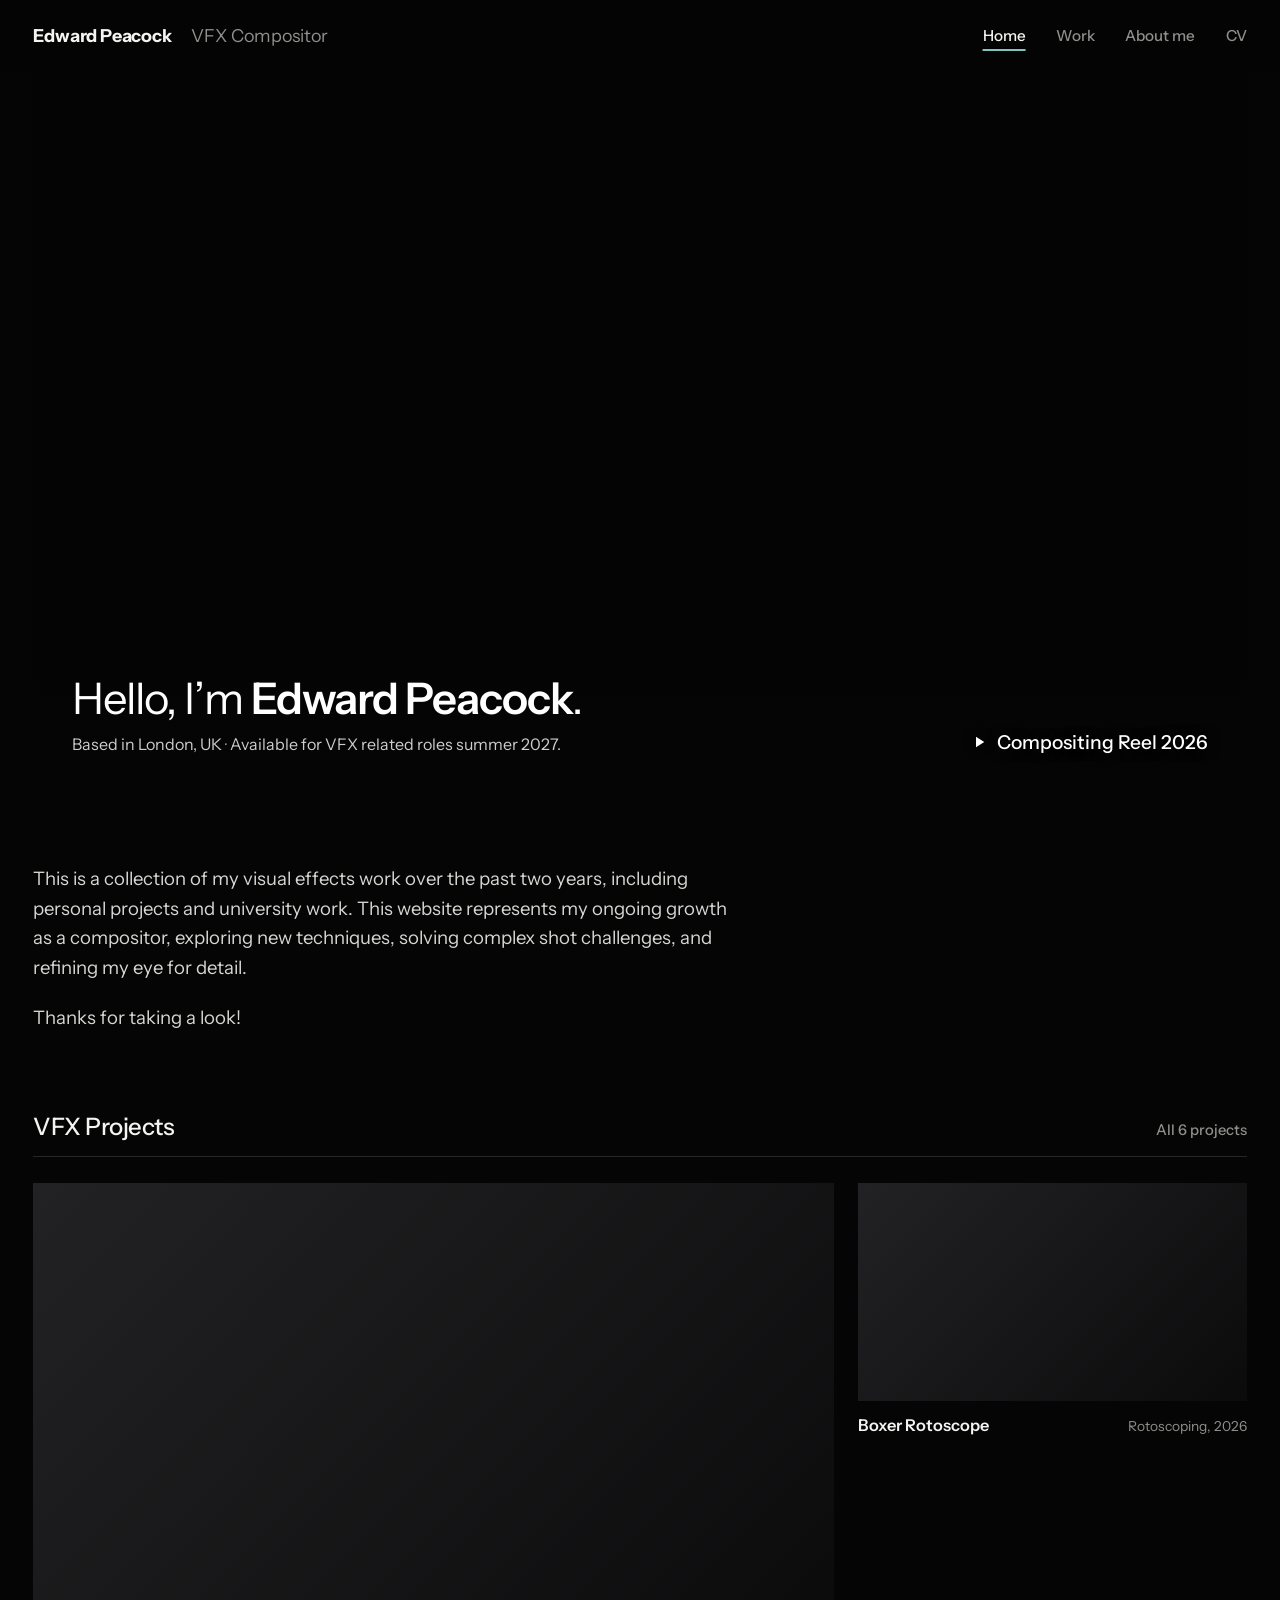
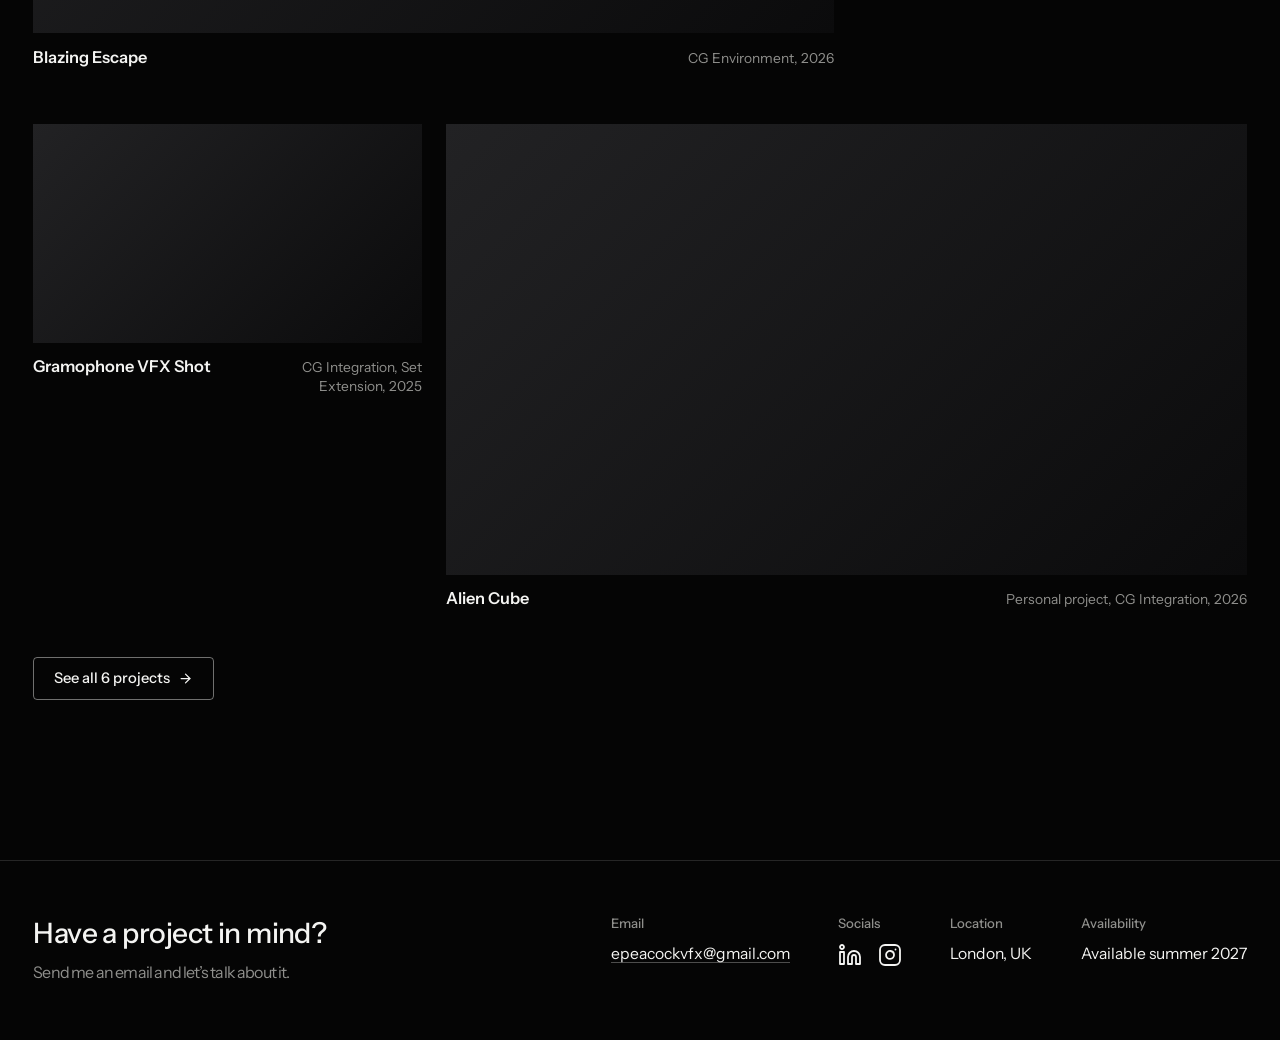
<file: index.html>
<!doctype html>
<html lang="en-GB">
<head>
<meta charset="utf-8">
<meta name="color-scheme" content="dark">
<meta name="viewport" content="width=device-width,initial-scale=1">
<title>Edward Peacock | VFX Compositor</title>
<meta name="description" content="Showreel and VFX projects from Edward Peacock, a UK-based VFX artist and compositor working in Nuke, Maya and Blender.">
<meta property="og:site_name" content="Edward Peacock">
<meta property="og:type" content="website">
<meta property="og:locale" content="en_GB">
<meta property="og:title" content="Edward Peacock | VFX Compositor">
<meta property="og:description" content="Showreel and VFX projects from Edward Peacock, a UK-based VFX artist and compositor working in Nuke, Maya and Blender.">
<meta name="theme-color" content="#0b0b0c">
<link rel="icon" href="favicon.ico" sizes="any">
<link rel="icon" type="image/png" sizes="32x32" href="assets/favicon-32.png">
<link rel="icon" type="image/png" sizes="192x192" href="assets/favicon-192.png">
<link rel="apple-touch-icon" href="assets/apple-touch-icon.png">
<link rel="manifest" href="site.webmanifest">
<link rel="preconnect" href="https://fonts.googleapis.com"><link rel="preconnect" href="https://fonts.gstatic.com" crossorigin>
<link href="https://fonts.googleapis.com/css2?family=Instrument+Sans:wght@400;500;600;700&family=JetBrains+Mono:wght@400;500&display=swap" rel="stylesheet">
<link rel="stylesheet" href="css/style.css?v=82">
<link rel="stylesheet" href="css/redesign.css?v=102">
</head>
<body class="home">
<div id="site-header"></div>
<main>
<noscript><section class="wrap"><p class="lede desc">This portfolio needs JavaScript to display. Please enable it to see the work.</p></section></noscript>
<section class="home-stage"><div id="reel" data-home></div>
<div class="stage-text"><div class="hero-copy"><h1 class="hero-title">Hello, I’m <strong>Edward Peacock</strong>.</h1><div class="stage-status" id="stage-status"></div></div><a class="stage-link cue-arrow" href="#work" aria-label="Scroll down to my work"><svg viewBox="0 0 24 24" width="34" height="34" fill="none" stroke="currentColor" stroke-width="2.3" stroke-linecap="round" stroke-linejoin="round" aria-hidden="true"><line x1="12" y1="4" x2="12" y2="19"/><polyline points="5 12 12 19 19 12"/></svg></a></div></section>
<section class="wrap reel-desc"><p class="lede desc">This is a collection of my visual effects work over the past two years, including personal projects and university work. This website represents my ongoing growth as a compositor, exploring new techniques, solving complex shot challenges, and refining my eye for detail.</p><p class="lede desc">Thanks for taking a look!</p></section>
<section class="wrap" id="work"><div class="section-head"><h2>VFX Projects</h2><a href="work.html">See all work</a></div>
<div class="grid" id="work-grid" data-limit="4"></div>
<a class="more-work" id="more-work" href="work.html"><span>See all projects</span><svg viewBox="0 0 24 24" width="20" height="20" fill="none" stroke="currentColor" stroke-width="2" stroke-linecap="round" stroke-linejoin="round" aria-hidden="true"><line x1="5" y1="12" x2="19" y2="12"/><polyline points="12 5 19 12 12 19"/></svg></a></section>
</main>
<div id="site-footer"></div>
<script src="data/site.js?v=104"></script>
<script src="js/protect.js?v=82"></script>
<script src="js/layout.js?v=100"></script>
<script src="js/smooth-scroll.js?v=103"></script>
<script src="js/video.js?v=82"></script>
<script src="js/projects.js?v=82"></script>
<script src="js/pages.js?v=82"></script>
</body>
</html>
</file>
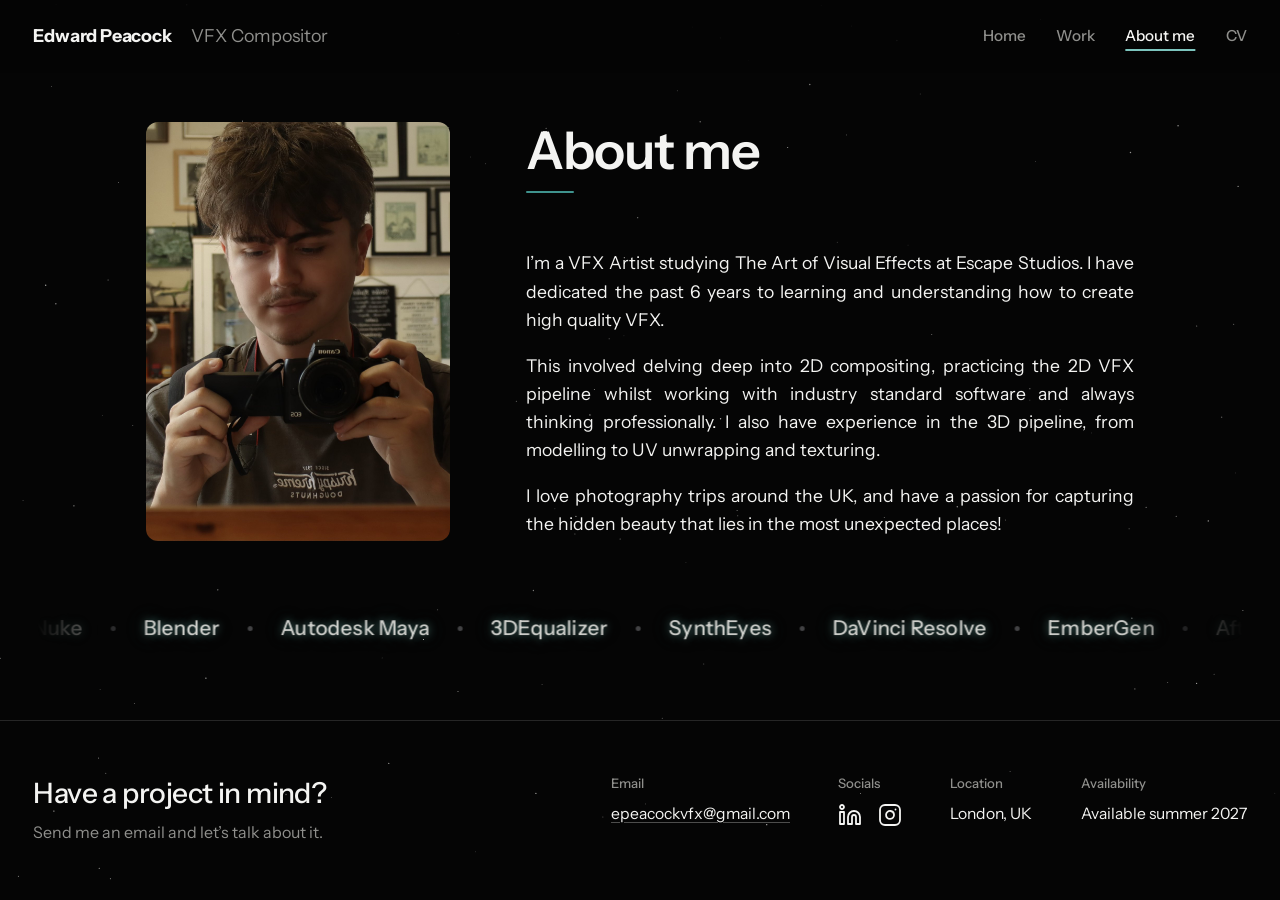
<file: about.html>
<!doctype html>
<html lang="en-GB">
<head>
<meta charset="utf-8">
<title>About me | Edward Peacock</title>
<meta name="robots" content="noindex">
<meta http-equiv="refresh" content="0; url=info.html">
<link rel="canonical" href="info.html">
</head>
<body><p>This page has moved to <a href="info.html">About me</a>.</p></body>
</html>
</file>
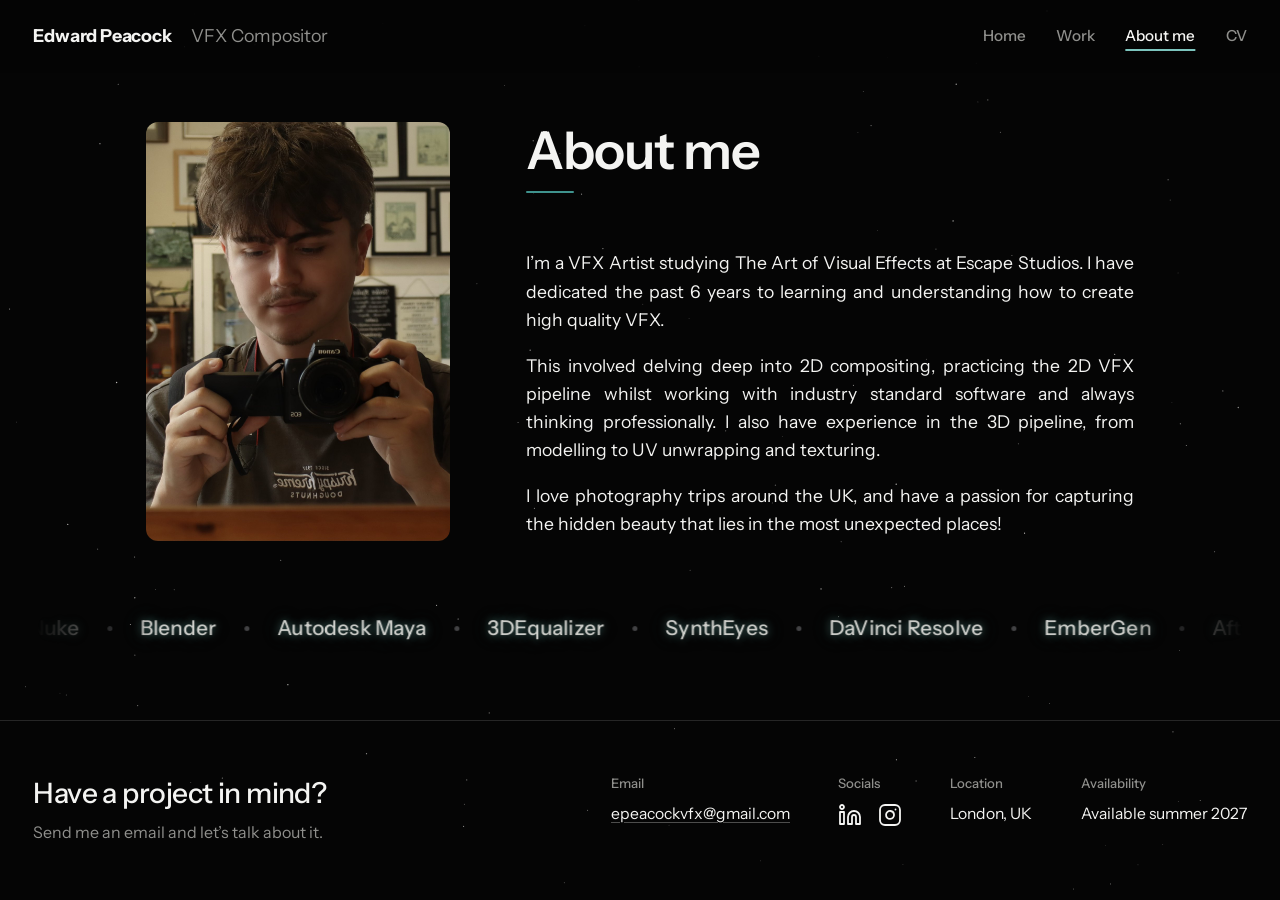
<file: contact.html>
<!doctype html>
<html lang="en-GB">
<head>
<meta charset="utf-8">
<title>About me | Edward Peacock</title>
<meta name="robots" content="noindex">
<meta http-equiv="refresh" content="0; url=info.html#contact">
<link rel="canonical" href="info.html#contact">
</head>
<body><p>This page has moved to <a href="info.html#contact">About me</a>.</p></body>
</html>
</file>
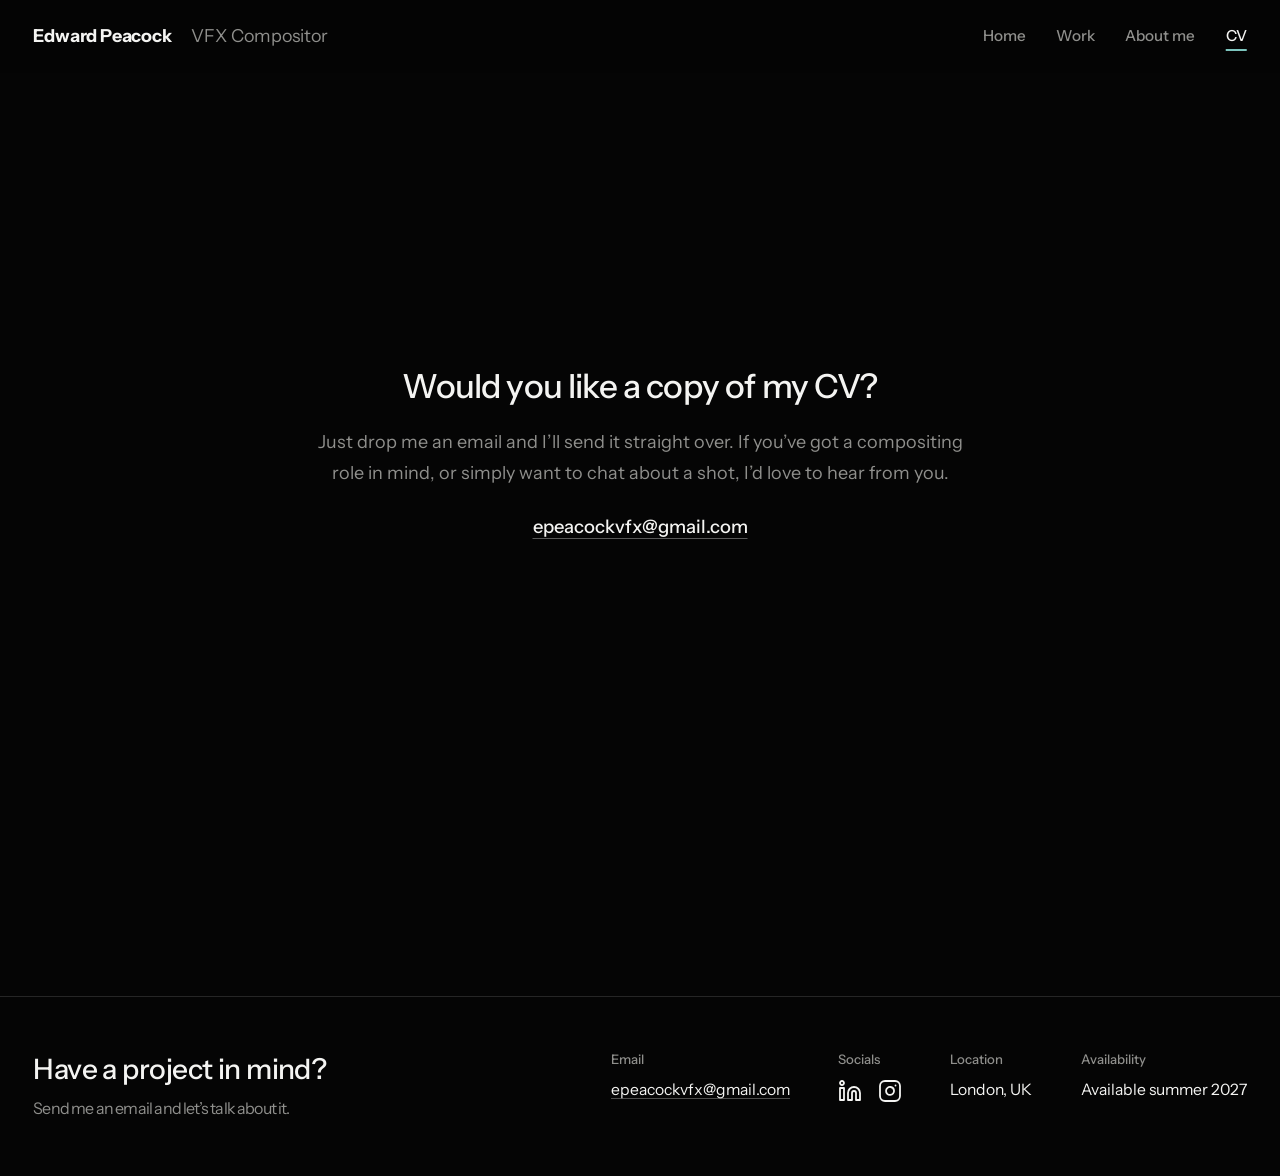
<file: cv.html>
<!doctype html>
<html lang="en-GB">
<head>
<meta charset="utf-8">
<meta name="color-scheme" content="dark">
<meta name="viewport" content="width=device-width,initial-scale=1">
<title>CV | Edward Peacock</title>
<meta name="description" content="Want Edward Peacock’s CV? Send him an email and he’ll send it over.">
<meta name="robots" content="noindex">
<meta property="og:site_name" content="Edward Peacock">
<meta property="og:type" content="website">
<meta property="og:locale" content="en_GB">
<meta name="theme-color" content="#0b0b0c">
<link rel="icon" href="favicon.ico" sizes="any">
<link rel="icon" type="image/png" sizes="32x32" href="assets/favicon-32.png">
<link rel="icon" type="image/png" sizes="192x192" href="assets/favicon-192.png">
<link rel="apple-touch-icon" href="assets/apple-touch-icon.png">
<link rel="manifest" href="site.webmanifest">
<link rel="preconnect" href="https://fonts.googleapis.com"><link rel="preconnect" href="https://fonts.gstatic.com" crossorigin>
<link href="https://fonts.googleapis.com/css2?family=Instrument+Sans:wght@400;500;600;700&family=JetBrains+Mono:wght@400;500&display=swap" rel="stylesheet">
<link rel="stylesheet" href="css/style.css?v=82">
<link rel="stylesheet" href="css/redesign.css?v=102">
</head>
<body class="wip-page cv-page">
<div id="site-header"></div>
<main class="wip">
<section class="wrap wip-box">
<h1>Would you like a copy of my CV?</h1>
<p class="lede desc">Just drop me an email and I’ll send it straight over. If you’ve got a compositing role in mind, or simply want to chat about a shot, I’d love to hear from you.</p>
<p class="cv-mail"><a id="cv-mail" href="#">Email me</a></p>
</section>
</main>
<div id="site-footer"></div>
<script src="data/site.js?v=104"></script>
<script src="js/protect.js?v=82"></script>
<script src="js/layout.js?v=100"></script>
<script src="js/cv.js?v=82"></script>
</body>
</html>
</file>
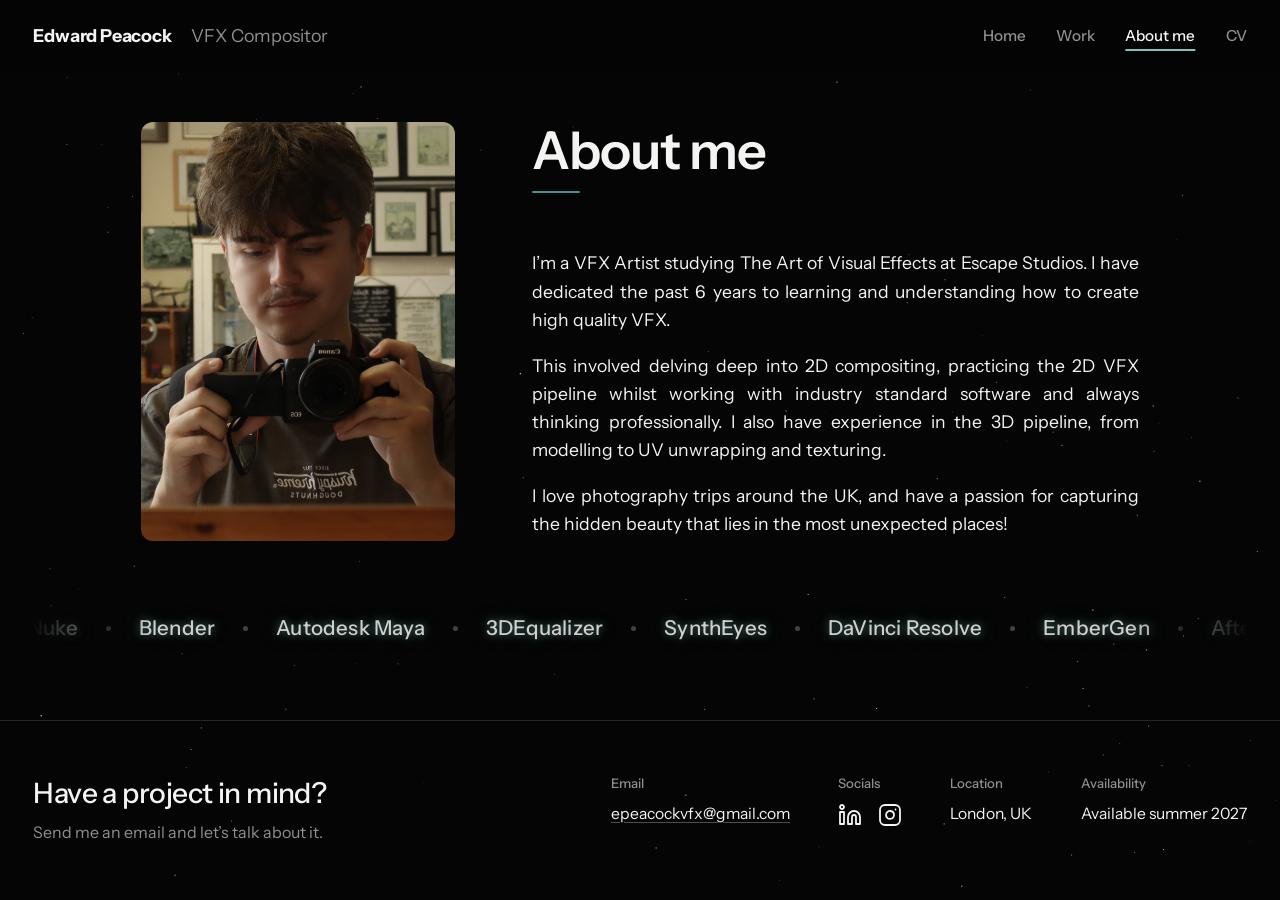
<file: info.html>
<!doctype html>
<html lang="en-GB">
<head>
<meta charset="utf-8">
<meta name="color-scheme" content="dark">
<meta name="viewport" content="width=device-width,initial-scale=1">
<title>About me | Edward Peacock</title>
<meta name="description" content="About Edward Peacock, a UK-based VFX artist and compositor studying at Escape Studios, with skills in Nuke, Blender and Maya. Get in touch to work together.">
<meta property="og:site_name" content="Edward Peacock">
<meta property="og:type" content="website">
<meta property="og:locale" content="en_GB">
<meta property="og:title" content="About me | Edward Peacock">
<meta property="og:description" content="About Edward Peacock, a UK-based VFX artist and compositor studying at Escape Studios, with skills in Nuke, Blender and Maya. Get in touch to work together.">
<meta name="theme-color" content="#0b0b0c">
<link rel="icon" href="favicon.ico" sizes="any">
<link rel="icon" type="image/png" sizes="32x32" href="assets/favicon-32.png">
<link rel="icon" type="image/png" sizes="192x192" href="assets/favicon-192.png">
<link rel="apple-touch-icon" href="assets/apple-touch-icon.png">
<link rel="manifest" href="site.webmanifest">
<link rel="preconnect" href="https://fonts.googleapis.com"><link rel="preconnect" href="https://fonts.gstatic.com" crossorigin>
<link href="https://fonts.googleapis.com/css2?family=Instrument+Sans:wght@400;500;600;700&family=JetBrains+Mono:wght@400;500&display=swap" rel="stylesheet">
<link rel="stylesheet" href="css/style.css?v=82">
<link rel="stylesheet" href="css/shell.css?v=101">
<noscript><style>.info-page.lay-wait main,.info-page.lay-wait #site-header{opacity:1}</style></noscript>
</head>
<body class="info-page lay-wait">
<div id="site-header"></div>
<main class="fill">
<noscript><section class="wrap"><p class="lede desc">This portfolio needs JavaScript to display. Please enable it to see the work.</p></section></noscript>
<section class="wrap split"><div class="split-left"><div class="portrait" id="portrait"></div></div>
<div class="split-right"><h1>About me</h1><div class="prose" id="about-text"></div></div><div class="skills-list" aria-label="Software I use"><h2 class="skills-title">Software</h2><ul id="skills-list"></ul></div></section>
<div class="marquee" id="skills" aria-label="Software I use"></div>
</main>
<div id="site-footer"></div>
<script src="data/site.js?v=104"></script>
<script src="js/protect.js?v=82"></script>
<script src="js/layout.js?v=100"></script>
<script src="js/particles.js?v=82"></script>
<script src="js/smooth-scroll.js?v=103"></script>
<script src="js/video.js?v=82"></script>
<script src="js/projects.js?v=82"></script>
<script src="js/pages.js?v=82"></script>
<script src="js/about.js?v=82"></script>
</body>
</html>
</file>
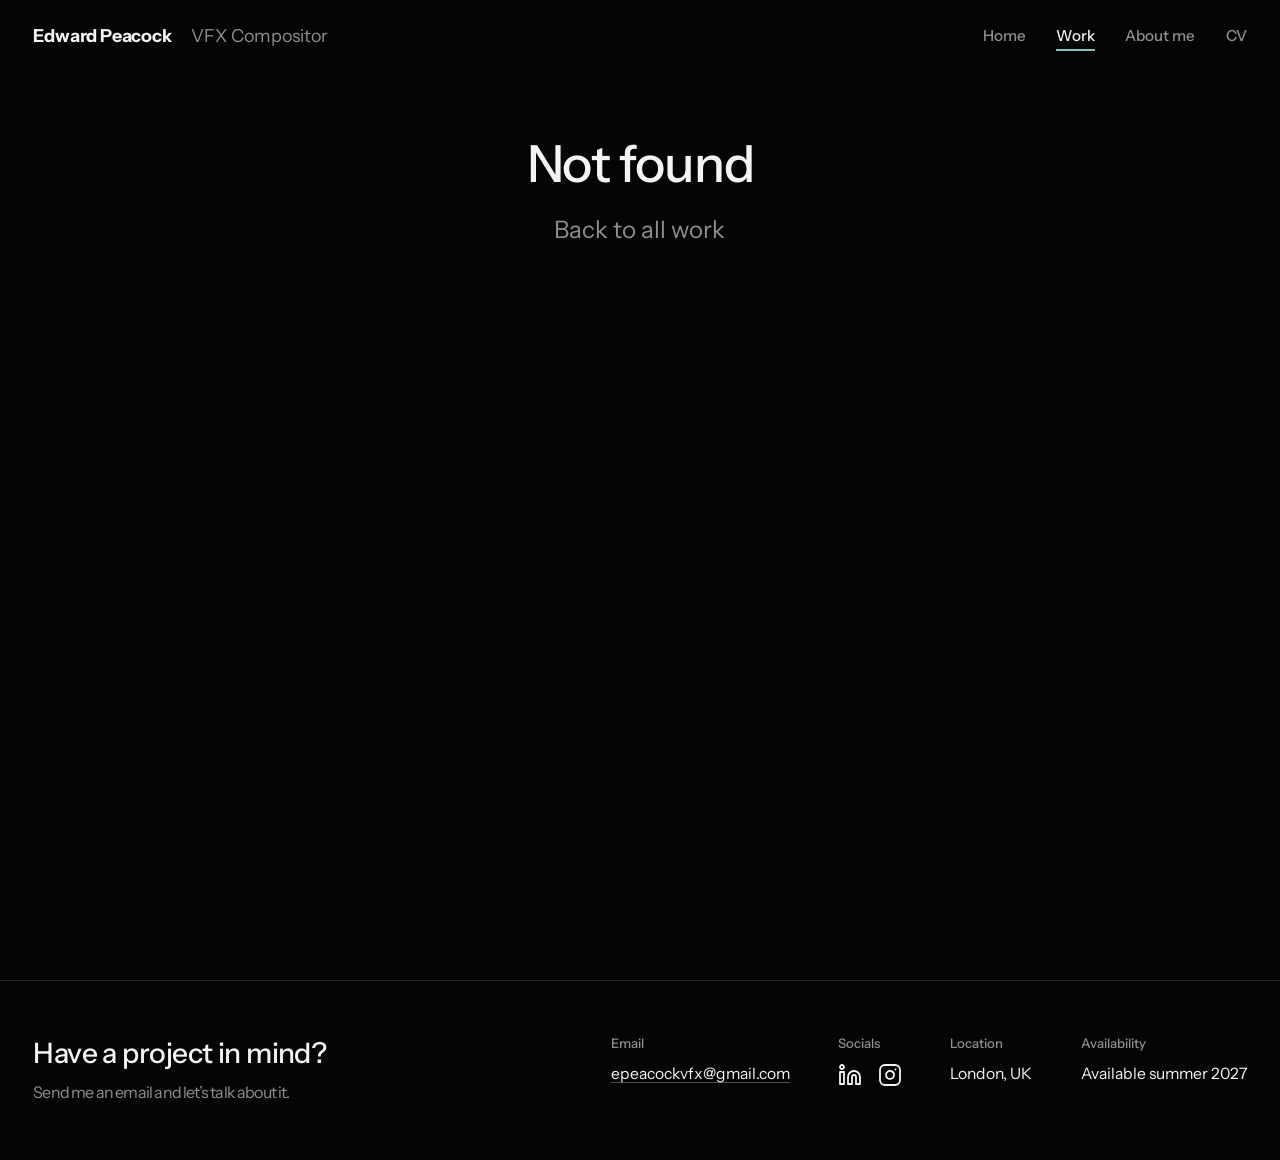
<file: project.html>
<!doctype html>
<html lang="en-GB">
<head>
<meta charset="utf-8">
<meta name="color-scheme" content="dark">
<meta name="viewport" content="width=device-width,initial-scale=1">
<title>Project | Edward Peacock</title>
<meta name="description" content="A VFX project by Edward Peacock, VFX artist and compositor.">
<meta property="og:site_name" content="Edward Peacock">
<meta property="og:type" content="website">
<meta property="og:locale" content="en_GB">
<meta property="og:title" content="Project | Edward Peacock">
<meta property="og:description" content="A VFX project by Edward Peacock, VFX artist and compositor.">
<meta name="theme-color" content="#0b0b0c">
<link rel="icon" href="favicon.ico" sizes="any">
<link rel="icon" type="image/png" sizes="32x32" href="assets/favicon-32.png">
<link rel="icon" type="image/png" sizes="192x192" href="assets/favicon-192.png">
<link rel="apple-touch-icon" href="assets/apple-touch-icon.png">
<link rel="manifest" href="site.webmanifest">
<link rel="preconnect" href="https://fonts.googleapis.com"><link rel="preconnect" href="https://fonts.gstatic.com" crossorigin>
<link href="https://fonts.googleapis.com/css2?family=Instrument+Sans:wght@400;500;600;700&family=JetBrains+Mono:wght@400;500&display=swap" rel="stylesheet">
<link rel="stylesheet" href="css/style.css?v=82">
<link rel="stylesheet" href="css/redesign.css?v=102">
<noscript><style>.proj-wait main,.proj-wait #site-footer{visibility:visible}</style></noscript>
</head>
<body class="proj-fit proj-wait proj-min">
<div id="site-header"></div>
<main>
<noscript><section class="wrap"><p class="lede desc">This portfolio needs JavaScript to display. Please enable it to see the work.</p></section></noscript>
<div id="project"></div>
</main>
<div id="site-footer"></div>
<script src="data/site.js?v=104"></script>
<script src="js/protect.js?v=82"></script>
<script src="js/layout.js?v=100"></script>
<script src="js/smooth-scroll.js?v=103"></script>
<script src="js/video.js?v=82"></script>
<script src="js/viewer.js?v=82"></script>
<script src="js/nodetree.js?v=82"></script>
<script src="js/projects.js?v=82"></script>
<script src="js/pages.js?v=82"></script>
</body>
</html>
</file>
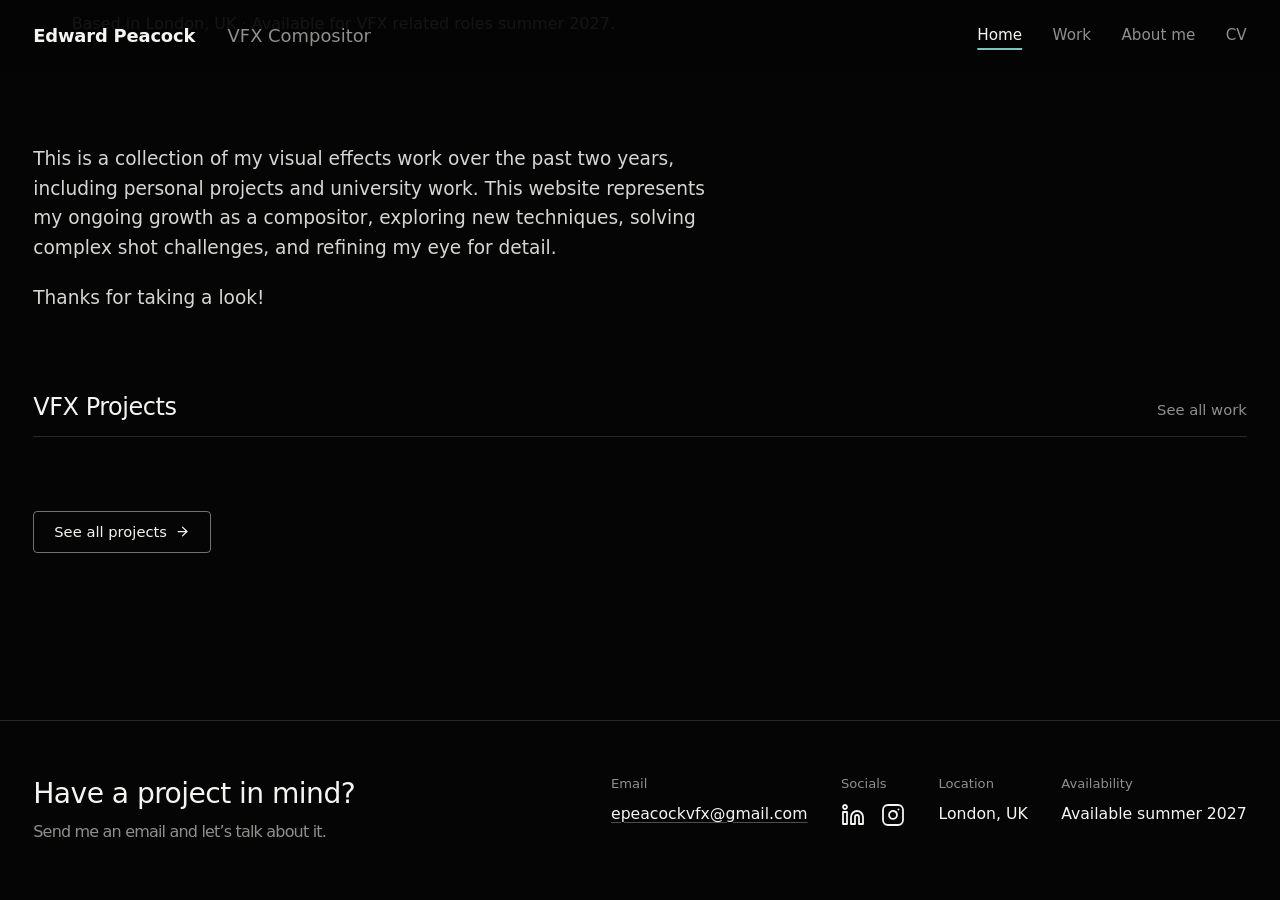
<file: showreel.html>
<!doctype html>
<html lang="en-GB">
<head>
<meta charset="utf-8">
<title>Showreel | Edward Peacock</title>
<meta name="robots" content="noindex">
<meta http-equiv="refresh" content="0; url=./">
<link rel="canonical" href="./">
</head>
<body><p>The showreel is on the <a href="./">home page</a>.</p></body>
</html>
</file>
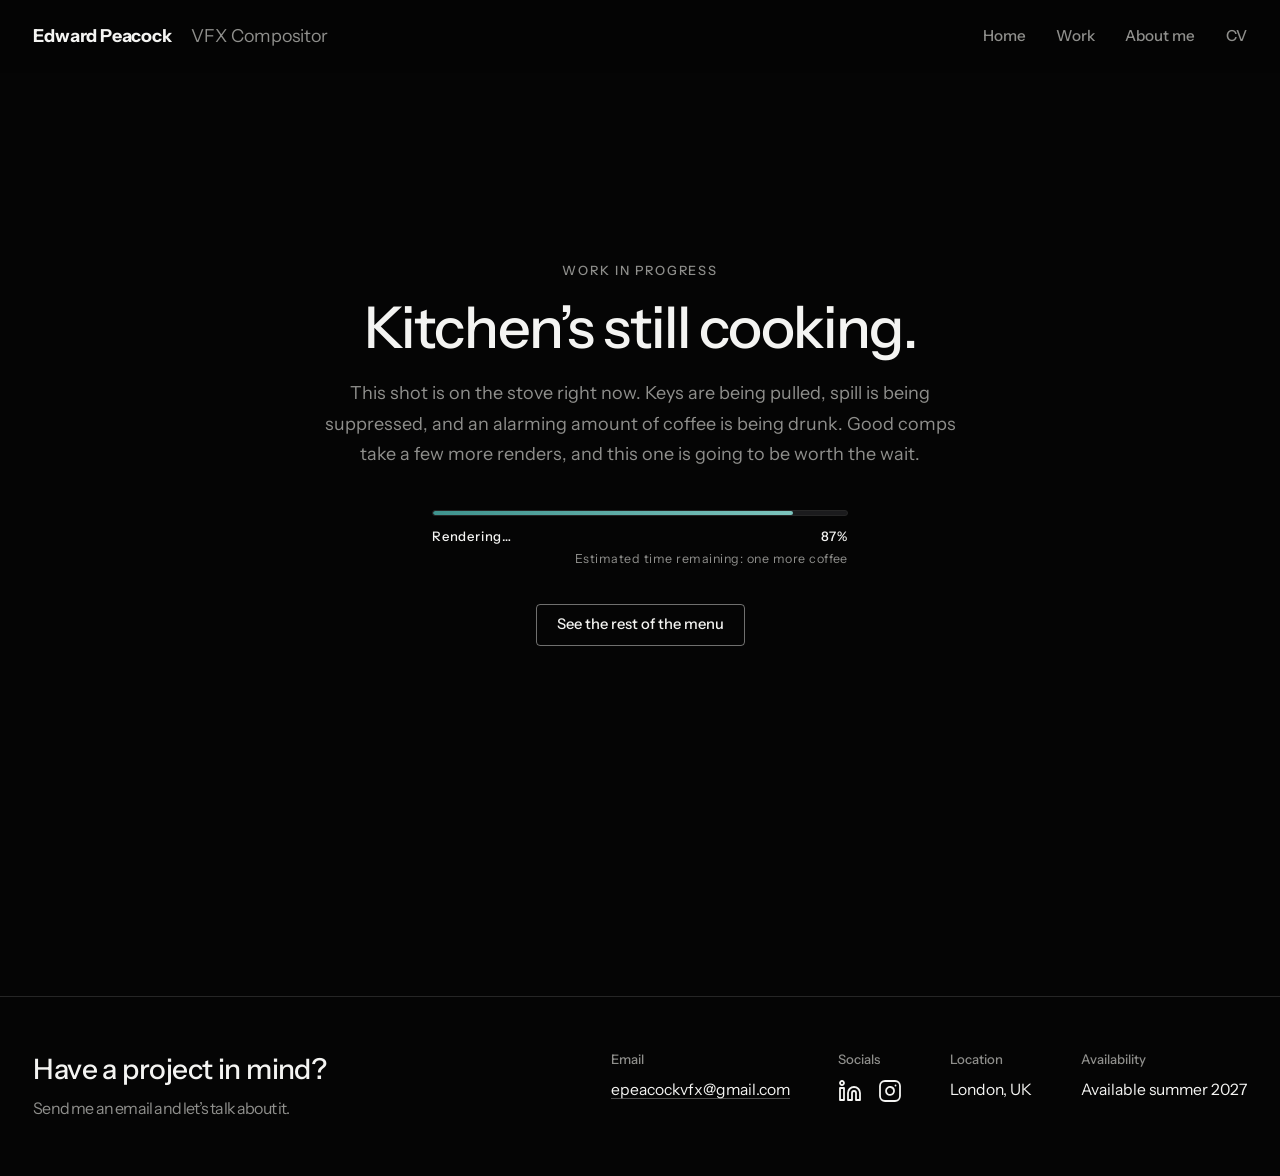
<file: wip.html>
<!doctype html>
<html lang="en-GB">
<head>
<meta charset="utf-8">
<meta name="color-scheme" content="dark">
<meta name="viewport" content="width=device-width,initial-scale=1">
<title>Still cooking | Edward Peacock</title>
<meta name="description" content="This project is still being finished. Check back soon!">
<meta name="robots" content="noindex">
<meta property="og:site_name" content="Edward Peacock">
<meta property="og:type" content="website">
<meta property="og:locale" content="en_GB">
<meta name="theme-color" content="#0b0b0c">
<link rel="icon" href="favicon.ico" sizes="any">
<link rel="icon" type="image/png" sizes="32x32" href="assets/favicon-32.png">
<link rel="icon" type="image/png" sizes="192x192" href="assets/favicon-192.png">
<link rel="apple-touch-icon" href="assets/apple-touch-icon.png">
<link rel="manifest" href="site.webmanifest">
<link rel="preconnect" href="https://fonts.googleapis.com"><link rel="preconnect" href="https://fonts.gstatic.com" crossorigin>
<link href="https://fonts.googleapis.com/css2?family=Instrument+Sans:wght@400;500;600;700&family=JetBrains+Mono:wght@400;500&display=swap" rel="stylesheet">
<link rel="stylesheet" href="css/style.css?v=82">
<link rel="stylesheet" href="css/redesign.css?v=102">
</head>
<body class="wip-page">
<div id="site-header"></div>
<main class="wip">
<section class="wrap wip-box">
<p class="wip-eyebrow" id="wip-eyebrow">Work in progress</p>
<h1>Kitchen’s still cooking.</h1>
<p class="lede desc">This shot is on the stove right now. Keys are being pulled, spill is being suppressed, and an alarming amount of coffee is being drunk. Good comps take a few more renders, and this one is going to be worth the wait.</p>
<div class="wip-render" aria-hidden="true">
  <div class="wip-bar"><i></i></div>
  <p class="wip-status"><span>Rendering…</span><span class="wip-pct">87%</span></p>
  <p class="wip-eta">Estimated time remaining: one more coffee</p>
</div>
<div class="actions"><a class="btn" href="work.html"><svg viewBox="0 0 24 24" width="20" height="20" fill="none" stroke="currentColor" stroke-width="1.8" stroke-linecap="round" stroke-linejoin="round" aria-hidden="true"><line x1="19" y1="12" x2="5" y2="12"/><polyline points="12 19 5 12 12 5"/></svg><span>See the rest of the menu</span></a></div>
</section>
</main>
<div id="site-footer"></div>
<script src="data/site.js?v=104"></script>
<script src="js/protect.js?v=82"></script>
<script src="js/layout.js?v=100"></script>
<script src="js/wip.js"></script>
</body>
</html>
</file>
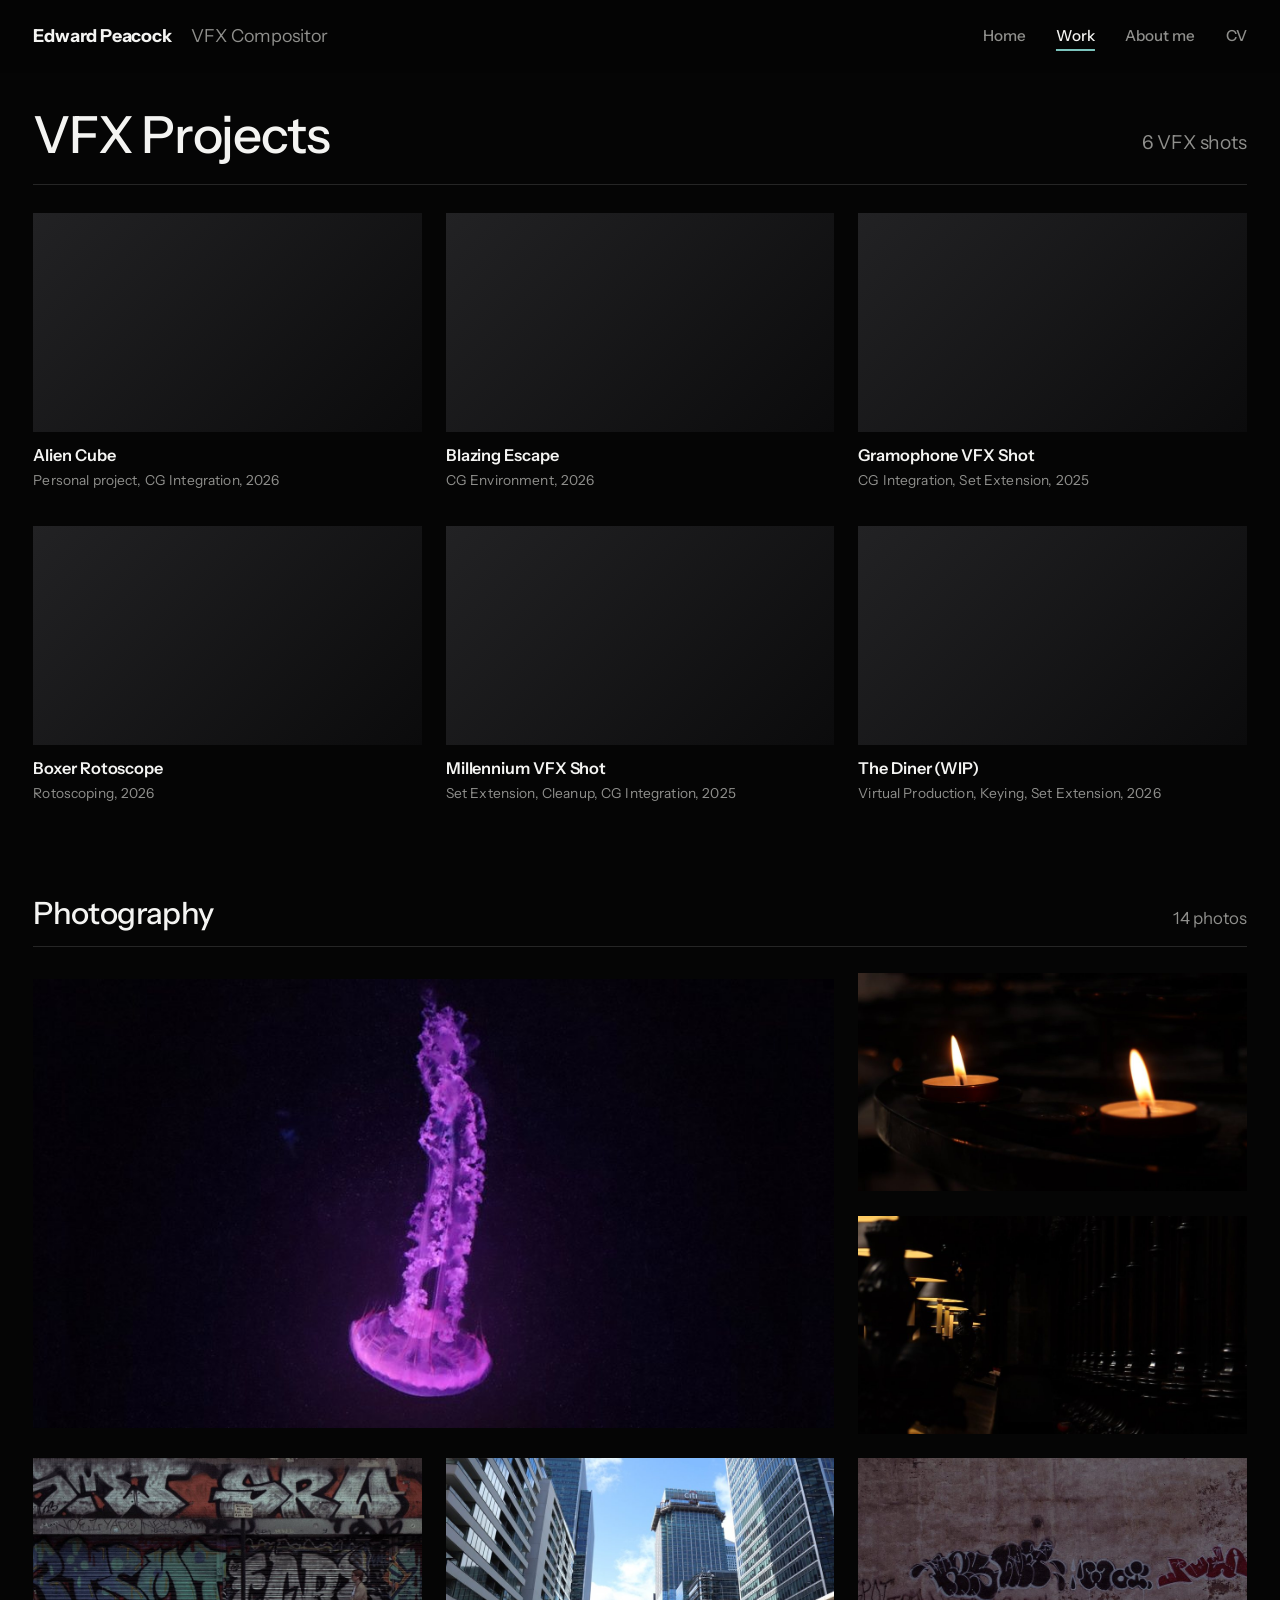
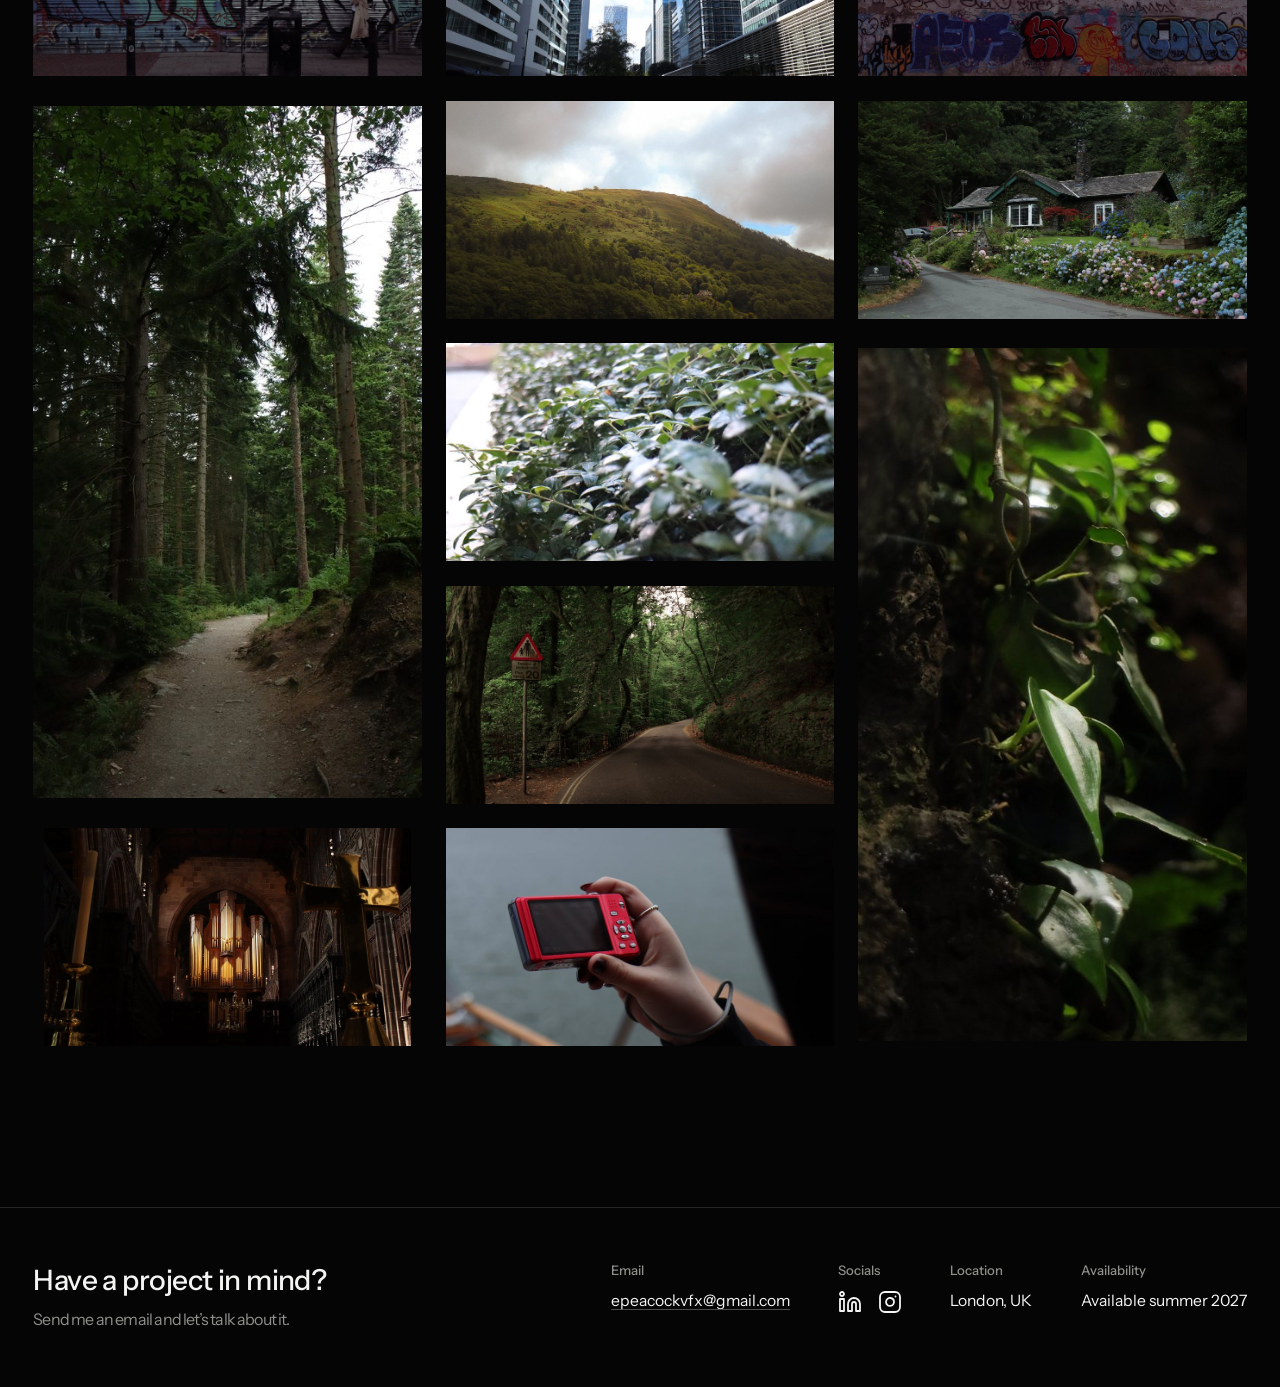
<file: work.html>
<!doctype html>
<html lang="en-GB">
<head>
<meta charset="utf-8">
<meta name="color-scheme" content="dark">
<meta name="viewport" content="width=device-width,initial-scale=1">
<title>VFX Projects | Edward Peacock</title>
<meta name="description" content="Selected VFX projects by Edward Peacock: CG integration, set extensions, cleanup and rotoscoping, with interactive breakdowns.">
<meta property="og:site_name" content="Edward Peacock">
<meta property="og:type" content="website">
<meta property="og:locale" content="en_GB">
<meta property="og:title" content="VFX Projects | Edward Peacock">
<meta property="og:description" content="Selected VFX projects by Edward Peacock: CG integration, set extensions, cleanup and rotoscoping, with interactive breakdowns.">
<meta name="theme-color" content="#0b0b0c">
<link rel="icon" href="favicon.ico" sizes="any">
<link rel="icon" type="image/png" sizes="32x32" href="assets/favicon-32.png">
<link rel="icon" type="image/png" sizes="192x192" href="assets/favicon-192.png">
<link rel="apple-touch-icon" href="assets/apple-touch-icon.png">
<link rel="manifest" href="site.webmanifest">
<link rel="preconnect" href="https://fonts.googleapis.com"><link rel="preconnect" href="https://fonts.gstatic.com" crossorigin>
<link href="https://fonts.googleapis.com/css2?family=Instrument+Sans:wght@400;500;600;700&family=JetBrains+Mono:wght@400;500&display=swap" rel="stylesheet">
<link rel="stylesheet" href="css/style.css?v=82">
<link rel="stylesheet" href="css/redesign.css?v=102">
</head>
<body class="work-page">
<div id="site-header"></div>
<main>
<noscript><section class="wrap"><p class="lede desc">This portfolio needs JavaScript to display. Please enable it to see the work.</p></section></noscript>
<section class="hero wrap"><h1>VFX Projects</h1><p class="work-count" id="work-count"></p><a class="stage-link work-cue cue-arrow" href="#work-grid" aria-label="Scroll down to my work"><svg viewBox="0 0 24 24" width="34" height="34" fill="none" stroke="currentColor" stroke-width="2.3" stroke-linecap="round" stroke-linejoin="round" aria-hidden="true"><line x1="12" y1="4" x2="12" y2="19"/><polyline points="5 12 12 19 19 12"/></svg></a></section>
<section class="wrap" style="padding-top:1rem"><div class="grid" id="work-grid"></div></section>
<section class="wrap photo-section" id="photography" hidden><div class="section-head"><h2>Photography</h2><p class="photo-count" id="photo-count"></p></div><div class="photo-grid" id="photo-grid"></div></section>
</main>
<div id="site-footer"></div>
<script src="data/site.js?v=104"></script>
<script src="js/protect.js?v=82"></script>
<script src="js/layout.js?v=100"></script>
<script src="js/smooth-scroll.js?v=103"></script>
<script src="js/video.js?v=82"></script>
<script src="js/projects.js?v=82"></script>
<script src="js/pages.js?v=82"></script>
<script src="js/photos.js?v=103"></script>
</body>
</html>
</file>
<file: css/style.css>
:root{
  --bg:#0b0b0c; --panel:#141415; --text:#eeece8; --muted:#9e9ea2; --line:#28282a; --line-hi:#424244;
  --panel-hi:#1b1b1d; --accent:#3f938e; --accent-hi:#7cc4bd;
  --radius:12px;
  --space-s:1.25rem; --space-m:2rem; --space-l:clamp(2rem,5vw,4rem); --content-w:80%; --header-h:10.5rem; --foot-row-h:6.5rem; --foot-contact-h:6.75rem; --footer-h:calc(var(--foot-row-h) + var(--foot-contact-h));
  --head:"Inter",system-ui,sans-serif; --body:"Inter",system-ui,sans-serif; --display:"Space Grotesk","Inter",system-ui,sans-serif; --mono:"JetBrains Mono",ui-monospace,Menlo,Consolas,monospace;
  --pad:clamp(1.25rem,4vw,3.5rem); --ease:cubic-bezier(.2,.7,.2,1);
}
*{box-sizing:border-box;margin:0}
html{scroll-behavior:smooth;-webkit-text-size-adjust:100%}
body{background:radial-gradient(1100px 560px at 90% -8%,rgba(255,255,255,.045),transparent 65%) no-repeat,var(--bg);color:var(--text);font:400 1.0625rem/1.65 var(--body);-webkit-font-smoothing:antialiased}
img{max-width:100%;display:block}
::selection{background:var(--accent);color:#fff}
a{color:inherit;text-decoration:none}
:focus-visible{outline:2px solid var(--text);outline-offset:3px}
.wrap{padding-inline:var(--pad);max-width:1600px;margin-inline:auto}
.wrap.wide{max-width:1800px}

/* Header */
#site-header{position:fixed;inset:0 0 auto;z-index:10;background:linear-gradient(rgba(11,11,12,.82),rgba(11,11,12,0))}
.bar{display:flex;justify-content:space-between;align-items:center;padding:1.1rem var(--pad)}
.brand{display:flex;flex-direction:column;align-items:flex-start;min-width:0;font-family:var(--head);--brand-size:clamp(1.05rem,1.9vw,1.5rem)}
.brand-line{display:flex;align-items:baseline;min-width:0}
.brand-name{font-weight:600;font-size:var(--brand-size);line-height:1.2;white-space:nowrap}
.brand-tail{display:inline-flex;align-items:baseline;white-space:nowrap;overflow:hidden;max-width:30em;padding-left:.7em}
.brand-sep{color:var(--line-hi);margin-right:.7em;font-size:var(--brand-size);font-weight:400}
.brand-role{font-weight:400;font-size:calc(var(--brand-size)*.85);line-height:1.2;color:var(--muted)}
.brand-status{display:flex;flex-direction:column;gap:.3rem;margin-top:.45rem;font-family:var(--mono);font-size:.92rem;line-height:1.4;letter-spacing:.03em;color:var(--muted);overflow:hidden;max-height:5rem;transition:opacity .3s ease,max-height .35s var(--ease),margin .35s var(--ease)!important}
.brand-status span{display:inline-flex;align-items:center;gap:.55rem}
.brand-status svg{width:18px;height:18px}
.brand-status svg{flex:none;color:var(--accent-hi)}
.scrolled .brand-status{opacity:0;max-height:0;margin-top:0}
.home-btn{display:inline-grid;place-items:center;width:2.7rem;height:2.7rem;margin-top:1.1rem;border:1px solid var(--line-hi);border-radius:50%;color:var(--muted);transition:color .3s,border-color .3s}
.home-btn:hover,.home-btn[aria-current]{color:var(--text);border-color:var(--muted)}
/* Scrolled: the name shrinks slightly and the role (with its divider) fades out and collapses (class selectors outrank the site-wide "minimal motion" rule) */
.brand-name,.brand-tail{transition:font-size .35s var(--ease),opacity .3s ease,max-width .35s var(--ease),padding .35s var(--ease)!important}
.scrolled .brand{--brand-size:clamp(.95rem,1.55vw,1.2rem)}
.scrolled .brand-tail{opacity:0;max-width:0;padding-left:0}
@media(max-width:760px){.brand-line{flex-direction:column}.brand-tail{padding-left:0}.brand-sep{display:none}}
nav{display:flex;gap:2rem}
nav a{color:var(--muted);transition:color .3s}
nav a:hover{color:var(--text)}
nav a[aria-current]{color:#fff;font-weight:500;text-decoration:underline;text-decoration-color:#fff;text-decoration-thickness:2px;text-underline-offset:.45em}
.menu-btn{display:none;background:none;border:0;color:var(--text);font:inherit;cursor:pointer;padding:.5rem}
@media(max-width:760px){
  .menu-btn{display:block;flex:none}
  .bar{gap:1rem}
  .brand{font-size:1rem}
  nav{position:fixed;inset:0;background:var(--bg);flex-direction:column;justify-content:center;padding:var(--pad);gap:1rem;
      opacity:0;visibility:hidden;transition:opacity .4s var(--ease),visibility .4s;z-index:-1}
  nav a{font:600 2.5rem/1.2 var(--head);letter-spacing:-.02em;color:var(--muted)}
  nav a[aria-current]{font-weight:600}
  #site-header.open nav{opacity:1;visibility:visible}
}

/* Type */
h1,h2,h3{font-family:var(--head);font-weight:600;line-height:1.1;letter-spacing:-.02em}
h1{font-size:clamp(2rem,4.4vw,3.25rem)}
h2{font-size:clamp(1.5rem,2.8vw,2.25rem)}
h3{font-size:1.35rem;margin-top:.9rem}
.lede{font-size:clamp(1.15rem,2vw,1.5rem);color:var(--muted);max-width:34em;margin:1.25rem auto 0;text-align:center}
.hero.center{text-align:center}
.lede.desc.contact-lede{font-size:clamp(1.25rem,2.6vw,1.75rem);line-height:1.35;max-width:none;margin-top:0;color:var(--text)}
/* Descriptions: same font and colour as the footer, slightly larger */
.desc,.card p.desc,.lede.desc{font-family:var(--body);font-size:1.125rem;line-height:1.7;color:var(--muted);font-weight:400;max-width:44em}
.lede.desc{margin:1.25rem auto 0;text-align:center}
p{max-width:38em}
body{min-height:100vh;min-height:100svh;display:flex;flex-direction:column}
main{padding-top:var(--header-h);flex:1;width:100%}
main.fill{display:flex;flex-direction:column;justify-content:center}
main.fill>section{padding-block:clamp(.5rem,2vw,1.5rem);width:100%}
section{padding-block:var(--space-l)}

/* Hero: the one orchestrated moment */
section.hero{padding-block:var(--space-m) var(--space-s)}
.hero h1{line-height:1.05}
section.hero.home-hero{text-align:center;max-width:none;padding-block:.75rem .25rem}
#greeting{font-size:clamp(1.25rem,2vw,1.75rem);font-weight:500;line-height:1.25;color:var(--text)}
.reel-wrap{margin-top:var(--space-s)}
.reel-wrap h2{text-align:left;margin-bottom:.75rem}
.reel-wrap #reel{width:100%}
section.reel-desc{padding-block:var(--space-m) 0}

/* Video */
.video{position:relative;aspect-ratio:16/9;background:#000 center/cover no-repeat;overflow:hidden;border-radius:var(--radius)}
/* Videos: 80% wide, but capped so the whole frame fits on screen (--chrome = space above the video, measured in JS) */
@media(min-width:761px){
  .wrap.wide>.video,.reel-wrap{width:var(--content-w);width:min(var(--content-w),calc((100vh - var(--chrome,15rem) - var(--below,0px) - 1.5rem)*16/9));width:min(var(--content-w),calc((100svh - var(--chrome,15rem) - var(--below,0px) - 1.5rem)*16/9));min-width:min(360px,100%);margin-inline:auto}
}
.video iframe{position:absolute;inset:0;width:100%;height:100%;border:0}
.video video.loop{position:absolute;inset:0;width:100%;height:100%;object-fit:cover}
/* Only the button starts playback (not the whole frame). The frame just gets a light dim behind it. */
.video[data-vimeo]::before{content:"";position:absolute;inset:0;background:rgba(0,0,0,.22);pointer-events:none}
.video iframe{z-index:1}
.video .play{z-index:1;position:absolute;left:50%;top:50%;transform:translate(-50%,-50%);border:0;background:none;color:#fff;cursor:pointer;display:flex;flex-direction:column;align-items:center;gap:.9rem;padding:.5rem}
.video .play-label{font:500 .85rem/1 var(--mono);letter-spacing:.08em;text-transform:uppercase}
/* Play button (now a solid disc: see v54 at the end of this file). Original note: In Chrome/Edge, js/video.js added a lens distortion
   (SVG displacement of the video behind it, with red/green/blue split at the rim); other browsers get the blur only. */
.video .play svg{box-sizing:border-box;width:84px;height:84px;padding:26px;color:#fff;background:rgba(255,255,255,.06);border:1px solid rgba(255,255,255,.22);border-radius:50%;-webkit-backdrop-filter:blur(10px) saturate(1.5);backdrop-filter:blur(10px) saturate(1.5);box-shadow:inset 0 0 0 1px rgba(255,255,255,.12),inset 0 2px 5px rgba(255,255,255,.55),inset 0 -2px 5px rgba(255,255,255,.28),inset 0 0 22px rgba(0,0,0,.22),0 10px 34px rgba(0,0,0,.3);transition:transform .5s var(--ease),background .3s}
.video .play:hover svg{transform:scale(1.06);background:rgba(255,255,255,.12)}
.video.empty{display:grid;place-items:center;background:var(--panel);color:var(--muted)}

/* Work grid */
.grid{display:grid;grid-template-columns:repeat(2,1fr);gap:var(--space-m) var(--pad)}
.card{display:block}
.thumb{aspect-ratio:16/9;overflow:hidden;border-radius:var(--radius);background:var(--panel)}
.thumb img,.thumb .ph{width:100%;height:100%;object-fit:cover;transition:transform 1.2s var(--ease)}
.thumb .ph{background:linear-gradient(135deg,#222224,#0b0b0c)}
.card:hover .thumb>*{transform:scale(1.05)}
/* Work page: a rounded red border appears around a thumbnail on hover (and keyboard focus) */
.thumb{position:relative}
.thumb::after{content:"";position:absolute;inset:0;border:3px solid var(--accent-hi);border-radius:inherit;opacity:0;pointer-events:none;transition:opacity .25s ease!important}
.card:hover .thumb::after,.card:focus-visible .thumb::after{opacity:1}
.card p{color:var(--muted);font-size:.95rem}
.card{text-align:center}
.card p.desc{margin-inline:auto}
.section-head{display:flex;justify-content:space-between;align-items:baseline;gap:1rem;margin-bottom:var(--space-m)}
.section-head a{color:var(--muted);border-bottom:1px solid var(--line);transition:color .3s}
.section-head a:hover{color:var(--text);border-color:var(--muted)}
@media(min-width:761px){.grid>.card:last-child:nth-child(odd){grid-column:1/-1;justify-self:center;width:calc(50% - var(--pad)/2)}}
@media(max-width:760px){.grid{grid-template-columns:1fr}}

/* Project page */
#project header{padding-block:1rem 1.5rem}
.desc-block{text-align:center;padding-block:var(--space-l) var(--space-m)}
.desc-title{margin-bottom:.75rem}
.desc-block .desc{margin-inline:auto}
.desc-block .desc+.desc{margin-top:1em}
.desc a{color:var(--text);text-decoration:underline;text-decoration-color:var(--line-hi);text-underline-offset:.2em;word-break:break-word;transition:text-decoration-color .3s}
.desc a:hover{text-decoration-color:var(--text)}
.specs{max-width:44em;margin:0 auto;padding:0 var(--pad) 3rem}

/* About / Contact */
/* Balanced layout: portrait and text are two equal-weight blocks of similar height, centred as a pair under the title; the software strip runs full width underneath. */
.split{display:grid;grid-template-columns:minmax(260px,330px) minmax(0,31rem);gap:clamp(2.5rem,6vw,5rem);align-items:center;justify-content:center;max-width:1100px;margin-inline:auto}
.about-hero{text-align:center}
.split-left{display:flex;flex-direction:column;gap:1rem;min-width:0}
.portrait{flex:none;width:100%;aspect-ratio:1197/1600;background:url(../assets/headshot.jpg) center/100% 100% no-repeat,#151516;-webkit-touch-callout:none;-webkit-user-select:none;user-select:none;overflow:hidden;border-radius:var(--radius)}
.split .prose p{font-size:1.25rem;line-height:1.7}
.prose p+p{margin-top:1.4em}
/* Trim the empty line-height space above the first line and below the last, so the photo's top and bottom edges line up with the text itself */
@supports (text-box:trim-both cap alphabetic){.prose{text-box:trim-both cap alphabetic}}
/* Info page: the contact block sits below the about section */
.info-contact{padding-top:var(--space-s)!important}
.contact-lede br{display:none}
.actions{display:flex;flex-wrap:wrap;justify-content:center;gap:1rem;margin-top:1rem}
.btn{display:inline-flex;align-items:center;gap:.7rem;padding:.85rem 1.4rem;border:1px solid var(--line-hi);border-radius:99px;background:var(--panel);color:var(--text);font-size:1rem;line-height:1.2;word-break:break-word;transition:border-color .3s,background .3s,transform .4s var(--ease)}
.btn svg{color:var(--accent-hi);flex:none}
.btn:hover{border-color:var(--muted);background:var(--panel-hi);transform:translateY(-2px)}
@media(max-width:980px){.split{grid-template-columns:1fr;justify-items:center;text-align:center}.split-left{width:100%;max-width:440px;align-items:center}.portrait{width:min(320px,75%)}}

.foot{display:grid;grid-template-columns:1fr auto 1fr;align-items:center;gap:1rem;padding-block:2.5rem;border-top:1px solid var(--line);color:var(--muted);font-size:.95rem}
.foot>*{max-width:none}
.foot>:first-child{justify-self:start;text-align:left}
.foot>:last-child{justify-self:end;text-align:right}
.foot>.sound-btn{justify-self:center}
@media(max-width:760px){
  .foot{grid-template-columns:1fr;justify-items:center;gap:.75rem;text-align:center}
  .foot>:first-child,.foot>:last-child{justify-self:center;text-align:center}
}

.sound-btn{display:inline-flex;align-items:center;gap:.5rem;background:none;border:0;color:inherit;font:inherit;cursor:pointer;padding:0;transition:color .3s}
.sound-btn svg{color:var(--accent-hi)}
.sound-btn:hover{color:var(--text)}

/* Page transition: a simple fade out, then fade in on the next page */
html{background:var(--bg)}
body{animation:fade-in .5s ease-out}
@keyframes fade-in{from{opacity:0}to{opacity:1}}
body.leaving{opacity:0;transition:opacity .4s ease-in-out}

/* Motion is kept minimal by default (same as a "reduce motion" setting); the page fade is the only transition left */
*:not(body){animation-duration:.01ms!important;animation-delay:0s!important;transition-duration:.01ms!important}

/* Interactive breakdown: scroll to build the shot layer by layer.
   While it is in view the box grows to fill the screen and the rest of the page fades to black (.bd-dim).
   js/projects.js drives --bd-w (box width), the heading collapse and the dim; the wipe itself is eased there too. */
.bd{padding-block:0;margin-top:var(--space-m)}
.bd-head{text-align:center}
.bd-head-in{padding:.25rem var(--pad) .75rem}
.bd-head .desc-title{margin:0 0 .15rem}
.bd-head .desc{margin-inline:auto;font-size:1rem;line-height:1.5;min-height:1.5em}
.bd-track{height:calc(100vh - var(--header-h) + (var(--n) - 1) * 60vh + 20vh);height:calc(100svh - var(--header-h) + (var(--n) - 1) * 60svh + 20svh)}
.bd-sticky{position:sticky;top:var(--header-h);z-index:12;height:calc(100vh - var(--header-h));height:calc(100svh - var(--header-h));display:flex;flex-direction:column;justify-content:center}
.bd-sticky>*{flex:none}
body.bd-on #site-header:hover{opacity:1!important}
.bd-end #site-footer{display:none}
.bd-dim{position:fixed;inset:0;z-index:11;background:#000;opacity:0;pointer-events:none}
.bd-stage,.bd-steps{width:var(--bd-w,80%);width:var(--bd-w,min(80%,calc((100vh - 15rem)*16/9)));width:var(--bd-w,min(80%,calc((100svh - 15rem)*16/9)));min-width:min(360px,100%);max-width:100%;margin-inline:auto}
.bd-stage{position:relative;aspect-ratio:16/9;overflow:hidden;border-radius:var(--radius);background:var(--panel)}
.bd-layer{position:absolute;inset:0;overflow:hidden}
.bd-layer img{position:absolute;inset:0;width:100%;height:100%;object-fit:cover;-webkit-user-drag:none;user-select:none}
.bd-line{position:absolute;top:0;bottom:0;left:0;width:2px;margin-left:-1px;background:rgba(255,255,255,.9);opacity:0;pointer-events:none}
.bd-tag{position:absolute;left:1rem;bottom:1rem;display:flex;gap:.6rem;align-items:center;padding:.45rem .95rem;border-radius:99px;background:rgba(11,11,12,.74);color:#fff;font-size:.9rem;pointer-events:none}
.bd-tag .bd-num{font-family:var(--mono);font-size:.8rem;color:var(--muted);font-variant-numeric:tabular-nums}
.bd-steps{list-style:none;padding:0;margin-top:.75rem;display:flex;flex-wrap:wrap;justify-content:center;gap:.25rem .5rem}
.bd-steps button{font:inherit;font-size:.9rem;color:var(--muted);background:none;border:0;border-bottom:2px solid transparent;padding:.35rem .6rem;cursor:pointer;transition:color .3s}
.bd-steps button span{font-family:var(--mono);font-size:.75rem;margin-right:.45rem;opacity:.7}
.bd-steps button:hover{color:var(--text)}
.bd-steps button.on{color:#fff;border-bottom-color:#fff}
.bd-steps.compact{flex-wrap:nowrap;gap:.1rem}
.bd-steps.compact button{padding:.35rem .5rem}
.bd-steps.compact button span{margin-right:0;font-size:.8rem;opacity:.9}
@media(max-width:760px){.bd-steps.compact{flex-wrap:wrap}.bd-steps.compact button{padding:.3rem .35rem}}
@media(max-width:760px){.bd-stage,.bd-steps{width:var(--bd-w,100%)}.bd-steps button{font-size:.8rem;padding:.3rem .4rem}}

/* Particle canvas (sits behind all content) */
#bg-particles{position:fixed;inset:0;width:100%;height:100%;pointer-events:none;z-index:-1}

/* Own stacking context so the particle canvas (z-index:-1) paints above the body background instead of behind it */
body{isolation:isolate}

/* ---------- Project pages with no breakdown fit on one screen (desktop). Pure CSS: the footer has a fixed height, #project fills the rest,
   and the video takes whatever space is left, so nothing moves after load. The page stays hidden (.proj-wait) until the breakdown check finishes. ---------- */
.proj-wait main,.proj-wait #site-footer{visibility:hidden}
@media(min-width:761px){
  .foot{height:var(--foot-row-h);padding-block:0}
  .foot-contact{height:var(--foot-contact-h)}
  .proj-fit #project{display:flex;flex-direction:column;height:calc(100vh - var(--header-h) - var(--footer-h));height:calc(100svh - var(--header-h) - var(--footer-h))}
  .proj-fit #project>*{flex:none}
  .proj-fit #project header{padding-block:.25rem .75rem}
  .proj-fit #project>.wrap.wide{width:100%;flex:1 1 0;min-height:0;container-type:size;display:grid;place-items:center}
  .proj-fit .wrap.wide>.video{width:min(80cqw,calc(100cqh*16/9));min-width:0;margin:0}
  .proj-fit .desc-block{padding-block:var(--space-s) 0}
  .proj-fit .specs{padding-bottom:var(--space-s)}
}

/* ---------- Software strip (About): one line, sliding right like a conveyor belt ---------- */
.marquee{overflow:hidden;width:100%;padding-block:var(--space-m);--mq-l:0px;--mq-r:100%;--mq-f:90px;-webkit-mask-image:linear-gradient(90deg,transparent var(--mq-l),#000 calc(var(--mq-l) + var(--mq-f)),#000 calc(var(--mq-r) - var(--mq-f)),transparent var(--mq-r));mask-image:linear-gradient(90deg,transparent var(--mq-l),#000 calc(var(--mq-l) + var(--mq-f)),#000 calc(var(--mq-r) - var(--mq-f)),transparent var(--mq-r))}
.marquee-track{display:flex;width:max-content;animation:marquee 70s linear infinite}
.marquee ul{display:flex;flex:none;list-style:none;padding:0}
.marquee li{display:flex;align-items:center;white-space:nowrap;padding-left:1.75rem;font:500 clamp(1.2rem,2.25vw,1.8rem)/1.3 var(--display);letter-spacing:.01em;color:rgba(238,236,232,.86);text-shadow:0 0 10px rgba(124,196,189,.35),0 0 22px rgba(124,196,189,.15)}
.marquee li::after{content:"";width:5px;height:5px;margin-left:1.75rem;border-radius:50%;background:var(--line-hi)}
@keyframes marquee{from{transform:translateX(-50%)}to{transform:translateX(0)}}
/* the site-wide "minimal motion" rule above would freeze this; a class selector outranks it */
.marquee-track{animation-duration:70s!important}

/* ---------- Scrollbar: slim, transparent track, soft rounded thumb ---------- */
html{scrollbar-width:thin;scrollbar-color:rgba(255,255,255,.22) transparent}
@supports selector(::-webkit-scrollbar){
  html{scrollbar-width:auto;scrollbar-color:auto}
  ::-webkit-scrollbar{width:10px;height:10px}
  ::-webkit-scrollbar-track,::-webkit-scrollbar-corner{background:transparent}
  ::-webkit-scrollbar-button{display:none}
  ::-webkit-scrollbar-thumb{background:rgba(255,255,255,.18);background-clip:content-box;border:3px solid transparent;border-radius:99px}
  ::-webkit-scrollbar-thumb:hover{background:rgba(255,255,255,.4);background-clip:content-box}
}

/* ---------- Home: the showreel fills the whole first screen (header and greeting sit on top of it) ---------- */
.home main{padding-top:0}
.home-stage{position:relative;height:100vh;height:100svh;padding:0;overflow:hidden}
.home-stage #reel.video{position:absolute;inset:0;aspect-ratio:auto;width:100%;height:100%;border-radius:0}
.home-stage #reel .play svg{width:96px;height:96px;padding:30px}
/* After play: the video shrinks to a centred 16:9 frame that fits below the header, so Vimeo's corner controls and settings are on screen */
.home-stage.playing{display:flex;align-items:center;justify-content:center;padding-top:var(--header-h);background:var(--bg)}
.home-stage.playing #reel.video{position:relative;inset:auto;flex:none;aspect-ratio:16/9;height:auto;width:min(94vw,calc((100vh - var(--header-h) - 3rem)*16/9));width:min(94vw,calc((100svh - var(--header-h) - 3rem)*16/9));border-radius:var(--radius)}
.home-stage.playing .stage-text{display:none}
.stage-text{position:absolute;inset:auto 0 0;z-index:2;display:flex;justify-content:space-between;align-items:flex-end;gap:1rem;padding:5rem var(--pad) var(--space-m);background:linear-gradient(rgba(11,11,12,0),rgba(11,11,12,.8) 55%,#0b0b0c);pointer-events:none}
.stage-text #greeting{font-size:clamp(1.25rem,2vw,1.75rem);font-weight:500;line-height:1.25;color:var(--text)}
.stage-link{pointer-events:auto;flex:none;color:var(--muted);border-bottom:1px solid var(--line-hi);transition:color .3s,border-color .3s}
.stage-link:hover{color:var(--text);border-color:var(--muted)}
@media(max-width:760px){.stage-text{flex-direction:column;align-items:flex-start}}

/* ---------- Typography: Inter for headings, body and UI; JetBrains Mono for metadata (tags, years, step numbers) ---------- */
.desc.meta,.card p.desc.meta,.lede.desc.meta{font-family:var(--mono);font-size:.85rem;line-height:1.5;letter-spacing:0}

/* ---------- About me: everything (text, portrait, software strip, contact) fits on one screen on desktop ---------- */
.split-right{min-width:0}
.split-right h1{margin-bottom:3.5rem}
@media(max-width:980px){.split-right{display:contents}.split-right h1{order:-1;text-align:center}}
@media(min-width:981px) and (min-height:640px){
  main.fill{flex:none;height:100vh;height:100svh;justify-content:center;padding-bottom:1.25rem;min-height:0}
  main.fill>section{padding-block:.35rem}
  main.fill>.split{flex:none;height:50vh;height:50svh;min-height:300px;width:100%;container-type:size;grid-template-columns:auto minmax(0,38rem);grid-template-rows:auto;align-items:start;align-content:end;padding-block:0 .5rem}
  .split-left{height:auto;min-height:0}
  .split-left .portrait{height:76.5cqh;width:auto;aspect-ratio:1197/1600;background-size:cover}
  .split-right h1{text-box:trim-both cap alphabetic}
  .split .prose p{font-size:clamp(.95rem,1.05vw + .3rem,1.1rem);line-height:1.6}
  .prose p+p{margin-top:1em}
  .marquee{flex:none;padding-block:1.5rem;margin-top:.75rem}
  .marquee li{font-size:clamp(1rem,1.6vw,1.4rem)}
  .contact-lede{font-size:clamp(1.15rem,1.8vw,1.5rem)!important}
  .actions{margin-top:0}
}
@media(min-width:981px) and (min-height:640px) and (max-height:800px){.split .prose p{font-size:.98rem;line-height:1.55}.split-right h1{margin-bottom:3rem}}

.work-cue{display:table;margin:.9rem auto 0}
#work-grid{scroll-margin-top:calc(var(--header-h) - 1rem)}

/* ---------- Dark colour scheme: even before styles apply, text is light and the canvas dark (no black-text flash) ---------- */
html{color-scheme:dark;color:var(--text)}

/* ---------- About me: no fade-from-black on the text. The page fade made the white text look black for a moment while it brightened,
   so the text appears at full colour straight away and only the photo and software strip fade in. ---------- */
.info-page{animation:none}
.info-page .portrait,.info-page .marquee{animation:fade-in .5s ease-out both;animation-duration:.5s!important}
.info-page .marquee-track{animation-duration:70s!important}

/* ---------- About me: more room between "Like what you see?..." and the contact buttons ---------- */
.actions{margin-top:1.75rem}
@media(min-width:981px) and (min-height:640px){.actions{margin-top:clamp(1rem,3.4svh,2.25rem)}}

/* ---------- Project pages without a breakdown: a small gap between the video and the footer line ---------- */
@media(min-width:761px){.proj-fit .wrap.wide>.video{width:min(80cqw,calc((100cqh - 2rem)*16/9))}}
@media(max-width:760px){.proj-fit #project{padding-bottom:1.25rem}}

/* ---------- Breakdown: Zoom button on the image ---------- */
.bd-img{position:absolute;inset:0;background:center/cover no-repeat;-webkit-user-select:none;user-select:none}
.bd-zoom{position:absolute;top:1rem;right:1rem;z-index:3;display:inline-flex;align-items:center;gap:.5rem;padding:.55rem 1rem .55rem .8rem;border-radius:99px;border:1px solid rgba(255,255,255,.25);background:rgba(11,11,12,.74);color:#fff;font:500 .9rem/1 var(--body);cursor:pointer;-webkit-backdrop-filter:blur(8px);backdrop-filter:blur(8px);transition:background .25s ease,border-color .25s ease!important}
.bd-zoom svg{width:18px;height:18px;flex:none}
.bd-zoom:hover,.bd-zoom:focus-visible{background:rgba(11,11,12,.94);border-color:#fff}

/* ---------- Breakdown: full-screen examine viewer (js/viewer.js) ---------- */
.bd-viewer{position:fixed;inset:0;z-index:1000;background:#060607;color:#fff;opacity:0;transition:opacity .22s ease!important;overscroll-behavior:contain;-webkit-user-select:none;user-select:none;-webkit-touch-callout:none}
.bd-viewer.on{opacity:1}
.bdv-canvas{position:absolute;inset:0;overflow:hidden;touch-action:none;cursor:zoom-in}
.bdv-canvas.zoomed{cursor:grab}.bdv-canvas.drag{cursor:grabbing}
.bdv-img{position:absolute;left:0;top:0;transform-origin:0 0;background:center/100% 100% no-repeat;will-change:transform;pointer-events:none;box-shadow:0 20px 60px rgba(0,0,0,.5)}
.bdv-top{position:absolute;inset:0 0 auto;display:flex;justify-content:space-between;align-items:center;gap:1rem;padding:1rem var(--pad);background:linear-gradient(rgba(6,6,7,.85),transparent);pointer-events:none}
.bdv-title{display:flex;gap:.7rem;align-items:baseline;min-width:0;font-size:1rem}
.bdv-num{font:400 .8rem/1 var(--mono);color:var(--muted);font-variant-numeric:tabular-nums}
.bdv-name{overflow:hidden;text-overflow:ellipsis;white-space:nowrap}
.bdv-exit{pointer-events:auto;display:inline-flex;align-items:center;gap:.5rem;flex:none;padding:.6rem 1.1rem .6rem .9rem;border-radius:99px;border:1px solid rgba(255,255,255,.35);background:rgba(20,20,21,.9);color:#fff;font:500 .95rem/1 var(--body);cursor:pointer;transition:background .25s ease,border-color .25s ease!important}
.bdv-exit:hover,.bdv-exit:focus-visible{background:var(--accent);border-color:var(--accent-hi)}
.bdv-bar{position:absolute;bottom:1rem;left:50%;transform:translateX(-50%);display:flex;align-items:center;gap:.2rem;padding:.35rem;border-radius:99px;border:1px solid var(--line-hi);background:rgba(20,20,21,.92);max-width:calc(100vw - 1rem)}
.bdv-btn{display:grid;place-items:center;width:42px;height:42px;border:0;border-radius:50%;background:none;color:#fff;cursor:pointer;transition:background .2s ease!important}
.bdv-btn:hover,.bdv-btn:focus-visible{background:rgba(255,255,255,.14)}
.bdv-btn:disabled{opacity:.3;cursor:default;background:none}
.bdv-pct{min-width:4.2rem;text-align:center;font:400 .85rem/1 var(--mono);color:var(--muted);font-variant-numeric:tabular-nums}
.bdv-hint{position:absolute;bottom:5rem;left:0;right:0;max-width:none;text-align:center;font-size:.85rem;color:var(--muted);pointer-events:none;transition:opacity .6s ease!important}
.bdv-hint.gone{opacity:0}

/* ---------- Image protection: images cannot be picked up, dragged or long-pressed ---------- */
img,.bd-img,.bd-viewer,.portrait{-webkit-user-drag:none;-webkit-touch-callout:none}
.thumb img,.portrait img{pointer-events:none}

/* ---------- PHONES ONLY (screens up to 760px wide). Nothing in this block affects tablets or desktop. ---------- */
@media(max-width:760px){
  /* all text a little smaller (everything is sized in rem, so this scales it together) */
  html{font-size:87.5%}
  .lede.desc,.reel-desc .lede.desc{font-size:.95rem;line-height:1.55}

  /* Home: banner starts at the very top of the page (the header sits over it), 40% taller than before */
  .home-stage{height:auto;padding-top:0;background:var(--bg);overflow:visible}
  .home-stage #reel.video{position:relative;inset:auto;width:100%;aspect-ratio:auto;height:calc(var(--header-h) + 78.75vw);border-radius:0;background:var(--bg)}
  .home-stage #reel video.loop{bottom:-1px;height:calc(100% + 1px)}   /* no hairline seam under the video */
  .home-stage .stage-text{position:static;padding:1.75rem var(--pad) 0;background:none}
  .home-stage.playing{display:block;padding-top:var(--header-h)}
  .home-stage.playing #reel.video{aspect-ratio:16/9;height:auto}
  .home .reel-desc{padding-block:1rem 1.75rem}
  /* Home: only the top 2 projects */
  #work-grid[data-limit] .card:nth-child(n+3){display:none}

  /* Footer: no sound on/off option */
  .sound-btn{display:none}
  .work-page .foot{padding-bottom:1.5rem}

  /* About me: photo gets its own space, text sits beneath it */
  .split{grid-template-columns:1fr;gap:1rem;justify-items:stretch;align-items:start;text-align:left}
  .split-right h1{text-align:center;margin-bottom:.25rem}
  .split-left{max-width:none;width:100%;align-items:center}
  .portrait{width:min(195px,52.5%)}
  .split .prose p{font-size:.968rem;line-height:1.5}   /* about text 10% bigger */
  .prose p+p{margin-top:.8em}

  /* Menu: stars drawn over the menu's dark background too */
  body.menu-open #bg-particles{z-index:11}

  /* Header: "Menu" lines up with the name on the top row */
  .bar{align-items:flex-start}
  .menu-btn{padding:.5rem;margin:-.5rem -.5rem 0 0;line-height:1.2;font-size:1.05rem}
  .scrolled .menu-btn{font-size:.95rem}

  /* Work page: a little space between the title and the "Selected work" button */
  .work-cue{margin-top:1.6rem}

  /* Header sits a little lower */
  :root{--header-h:11.5rem}
  .bar{padding-top:1.6rem}

  /* About me: smaller contact buttons / icons */
  .btn{padding:.55rem .95rem;gap:.5rem;font-size:.88rem}
  .btn svg{width:16px;height:16px}
  .actions{gap:.6rem}

  /* Home: greeting and "Selected work" centred, with more space between them */
  .home-stage .stage-text{align-items:center;text-align:center;gap:1.6rem}
}


/* ================= Restrained look (no glows). Accent colour is set by --accent / --accent-hi at the top of this file ================= */
body::before{content:"";position:fixed;inset:0;z-index:-2;pointer-events:none;
  background:radial-gradient(42% 36% at 14% 16%,rgba(110,100,150,.07),transparent 70%),
             radial-gradient(36% 32% at 90% 82%,rgba(120,110,150,.05),transparent 70%)}
.thumb::after{border-color:var(--accent)}
nav a[aria-current]{text-decoration-color:var(--accent-hi)}
.hero h1::after,.split-right h1::after{content:"";display:block;width:3rem;height:2px;margin:.8rem auto 0;border-radius:2px;background:var(--accent)}
.hero h1::after{margin-left:0}
@media(min-width:761px){.split-right h1::after{margin-left:0}}
.btn:hover,.btn:focus-visible{border-color:var(--accent)}
.bdv-exit:hover,.bdv-exit:focus-visible{color:#fff}

/* Scroll arrow: a clean outlined circle on the right, gently bobbing. No glow, no pulse. */
.stage-link.cue-arrow{display:grid;place-items:center;position:relative;width:4.25rem;height:4.25rem;margin:1.2rem 0 0 auto;padding:0;border:1.5px solid rgba(124,196,189,.5);border-radius:50%;color:var(--text);background:rgba(11,11,12,.55);-webkit-backdrop-filter:blur(8px);backdrop-filter:blur(8px);box-shadow:none;
  transition:border-color .25s ease,background-color .25s ease,color .25s ease;
  animation:none}
.stage-link.cue-arrow:hover,.stage-link.cue-arrow:focus-visible{color:#fff;border-color:var(--accent-hi);background:rgba(63,147,142,.16);box-shadow:none}
.stage-link.cue-arrow svg{width:1.7rem;height:1.7rem;stroke-width:1.7}
.stage-link.cue-arrow:hover,.stage-link.cue-arrow:focus-visible{transition-duration:.25s!important}
/* Home page arrow: same disc as the play button (solid since v54), gently bobbing */
.home-stage .stage-text .cue-arrow{box-sizing:border-box;border:1px solid rgba(255,255,255,.22);background:rgba(255,255,255,.06);color:#fff;-webkit-backdrop-filter:blur(10px) saturate(1.5);backdrop-filter:blur(10px) saturate(1.5);box-shadow:inset 0 0 0 1px rgba(255,255,255,.12),inset 0 2px 5px rgba(255,255,255,.55),inset 0 -2px 5px rgba(255,255,255,.28),inset 0 0 22px rgba(0,0,0,.22),0 10px 34px rgba(0,0,0,.3);
  animation:cue-bounce 2s ease-in-out infinite;animation-duration:2s!important;animation-delay:0s!important;animation-iteration-count:infinite!important}
.home-stage .stage-text .cue-arrow:hover,.home-stage .stage-text .cue-arrow:focus-visible{background:rgba(255,255,255,.12);border-color:rgba(255,255,255,.22);box-shadow:inset 0 0 0 1px rgba(255,255,255,.12),inset 0 2px 5px rgba(255,255,255,.55),inset 0 -2px 5px rgba(255,255,255,.28),inset 0 0 22px rgba(0,0,0,.22),0 10px 34px rgba(0,0,0,.3)}
@keyframes cue-bounce{0%,100%{transform:translateY(0)}50%{transform:translateY(10px)}}
@media(min-width:761px){.stage-text .cue-arrow{position:absolute;left:auto;right:var(--pad);bottom:var(--space-m);margin:0}}
@media(max-width:760px){
  .stage-link.cue-arrow{width:3.75rem;height:3.75rem}
  .stage-link.cue-arrow svg{width:1.5rem;height:1.5rem}
  .home-stage .stage-text .cue-arrow{position:relative;left:auto;right:auto;bottom:auto;margin:0;align-self:flex-end}
  .stage-link.work-cue.cue-arrow{margin-top:1.6rem}
}

/* Project pages: a clear "there is more below the video" prompt (shown only when the project has a description and breakdown) */
.proj-cue-row{display:flex;justify-content:center;padding:1.1rem var(--pad) 0}
.proj-cue-row[hidden]{display:none}
.proj-cue{display:inline-flex;align-items:center;gap:.7rem;padding:.7rem 1.25rem .7rem 1.4rem;border:1px solid var(--line-hi);border-radius:99px;color:var(--text);background:rgba(20,20,21,.6);font:500 .95rem/1 var(--head);letter-spacing:-.005em;transition:border-color .25s ease,background-color .25s ease!important}
.proj-cue:hover,.proj-cue:focus-visible{border-color:var(--accent-hi);background:rgba(63,147,142,.14)}
.proj-cue svg{flex:none;width:1.1rem;height:1.1rem;color:var(--accent-hi);animation:proj-cue-bob 1.8s ease-in-out infinite;animation-duration:1.8s!important;animation-iteration-count:infinite!important}
@keyframes proj-cue-bob{0%,100%{transform:translateY(-2px)}50%{transform:translateY(3px)}}
@media(min-width:761px){body.has-cue #project{--below:4.25rem}}
#proj-more{scroll-margin-top:calc(var(--header-h) - 1rem)}

/* ---------- Footer contact info (all pages that have a footer) ---------- */
.foot-contact{display:flex;flex-direction:column;align-items:center;justify-content:center;gap:.7rem;padding-block:1.5rem 1.25rem;border-top:1px solid var(--line)}
.foot-contact+.foot{border-top:0;padding-top:0}
.foot-title{margin:0;font-family:'JetBrains Mono',monospace;font-size:.72rem;font-weight:500;letter-spacing:.14em;text-transform:uppercase;color:var(--muted)}
.foot-contact .actions{margin-top:0;gap:.6rem}
.foot-contact .btn{padding:.5rem 1rem;gap:.5rem;font-size:.88rem}
.foot-contact .btn svg{width:16px;height:16px}
@media(max-width:760px){.foot-contact{height:auto}.foot-contact .btn{font-size:.82rem;padding:.5rem .85rem}}

#work{scroll-margin-top:calc(var(--header-h) - 2rem)}

/* ---------- v17 tweaks ---------- */

/* Header (desktop): Home / Work / About me line up with the "Edward Peacock | Junior VFX Compositor" line instead of floating mid-header */
@media(min-width:761px){
  .bar{align-items:baseline}
}

/* Footer: one row. Name on the left, sound toggle in the middle, contact info on the right (where the plain email link used to be) */
:root{--foot-contact-h:0rem}
.foot{grid-template-columns:minmax(0,1fr) auto minmax(0,1fr)}
.foot>.foot-contact{justify-self:end;text-align:right}
.foot .foot-contact{display:flex;flex-direction:column;align-items:flex-end;justify-content:center;gap:.6rem;height:auto;padding:0;border-top:0}
.foot .foot-contact .actions{justify-content:flex-end}
@media(max-width:760px){
  .foot{grid-template-columns:1fr}
  .foot .foot-contact{align-items:center}
  .foot .foot-contact .actions{justify-content:center}
  .foot>.foot-contact{justify-self:center;text-align:center}
}

/* About me: more breathing room around the software strip */
@media(min-width:981px) and (min-height:640px){
  main.fill>.split{height:46svh}
  .marquee{padding-block:clamp(1.5rem,3.2svh,2.25rem);margin-top:clamp(.75rem,2.4svh,1.5rem)}
}

/* Project pages that fit on one screen: keep a small gap between the description and the footer line */
@media(min-width:761px){.proj-fit .desc-block{padding-bottom:1rem}}

/* Footer on tablets / small laptops: the three contact buttons no longer fit beside the name and sound toggle, so the contact info drops onto its own centred line */
@media(min-width:761px) and (max-width:1180px){
  :root{--foot-row-h:9rem}
  .foot{grid-template-columns:minmax(0,1fr) auto;grid-template-rows:auto auto;row-gap:.9rem;align-content:center}
  .foot>:first-child{grid-column:1;grid-row:1}
  .foot>.sound-btn{grid-column:2;grid-row:1;justify-self:end}
  .foot>.foot-contact{grid-column:1/-1;grid-row:2;justify-self:center;align-items:center;text-align:center}
  .foot .foot-contact .actions{justify-content:center}
}


/* ---------- v18 tweaks ---------- */

/* Page glow (later switched off in v19) */
body::before{background:radial-gradient(42% 36% at 14% 16%,rgba(120,75,200,.09),transparent 70%),radial-gradient(36% 32% at 90% 82%,rgba(130,90,190,.06),transparent 70%)}

/* Name (top left): much bigger and bolder; role stays a fixed, smaller size beside it */
.brand{--brand-size:clamp(1.9rem,3.8vw,3rem)}
.brand-name{font-weight:700;letter-spacing:-.025em;line-height:1.1}
.brand-role{font-size:clamp(1rem,1.5vw,1.3rem)}
.brand-tail{padding-left:.5em}
.scrolled .brand{--brand-size:clamp(1.5rem,2.6vw,2.1rem)}
.scrolled .brand-role{font-size:clamp(.95rem,1.3vw,1.15rem)}
:root{--header-h:12rem}
@media(max-width:760px){
  .brand{--brand-size:clamp(1.75rem,8vw,2.2rem)}
  .scrolled .brand{--brand-size:1.5rem}
  .brand-role{font-size:1rem}
  :root{--header-h:12.5rem}
}

/* About me (desktop): photo spans exactly from the top of the heading to the bottom of the text (height set in js/pages.js) */
@media(min-width:981px) and (min-height:640px){
  main.fill{height:auto;min-height:100vh;min-height:100svh}
  main.fill>.split{height:auto;min-height:0;container-type:normal;align-content:center;align-items:start;padding-block:0}
  .split-left .portrait{height:var(--portrait-h,22rem);width:auto;aspect-ratio:1197/1600;background-size:cover}
}


/* ---------- v19 tweaks ---------- */

/* Background: neutral charcoal, no coloured wash. The accent is only a small, muted accent (underlines, icons, hover borders). */
body::before{background:none}

/* Header name: white divider, role sits closer to the name */
.brand-tail{padding-left:.3em}
.brand-sep{color:#fff;margin-right:.45em;font-weight:300;font-size:calc(var(--brand-size)*.9)}

/* Scroll arrows fade out once the page is scrolled, so they never slide under the Home / Work / About me menu */
.stage-link.cue-arrow{transition:opacity .3s ease!important}
body.scrolled .stage-link.cue-arrow{opacity:0;visibility:hidden;pointer-events:none;transition:opacity .3s ease,visibility 0s .3s!important}

/* About me (desktop): the grid row is exactly as tall as the text; the photo stretches to fill it, top of the heading to the bottom of the last line (width set in js/about.js) */
@media(min-width:981px) and (min-height:640px){
  main.fill>.split{grid-template-columns:var(--photo-w,19rem) minmax(0,38rem);align-items:stretch}
  main.fill>.split>.split-left{align-self:stretch;min-height:0;margin-bottom:-.2rem}
  .split-left .portrait{flex:1 1 0;min-height:0;height:auto;width:100%;aspect-ratio:auto;background-size:cover;background-position:center 30%}
}

/* Footer: contact centred on top, then one continuous thin line, then name on the left and sound toggle on the right */
@media(min-width:761px){
  :root{--foot-row-h:9rem}
  .foot{grid-template-columns:1fr 1fr;grid-template-rows:auto auto auto;grid-template-areas:"contact contact" "rule rule" "name sound";column-gap:0;row-gap:.9rem;align-content:center;align-items:center;border-top:0}
  .foot::before{content:"";grid-area:rule;height:1px;width:100%;background:var(--line)}
  .foot>p:first-child{grid-area:name;justify-self:start;text-align:left;padding:0;border:0}
  .foot>.sound-btn{grid-area:sound;justify-self:end;justify-content:flex-end;padding:0;border:0}
  .foot>.foot-contact{grid-area:contact;justify-self:center;align-items:center;text-align:center}
  .foot .foot-contact .actions{justify-content:center}
}


/* ---------- v20 tweaks ---------- */

/* Glow on the software strip text (About me) */
.marquee li{text-shadow:0 0 10px rgba(124,196,189,.4),0 0 22px rgba(124,196,189,.18)}

/* Header: the role sits one word-space from the "|", the same gap as between "Edward" and "Peacock" */
.brand-sep{margin-right:0}
.brand-role::before{content:"\00a0";font-size:var(--brand-size);font-weight:700;letter-spacing:-.025em}
@media(max-width:760px){.brand-role::before{display:none}}

/* Work page arrow: same hover as the homepage arrow (soft white lift, no accent tint) */
.stage-link.work-cue.cue-arrow:hover,.stage-link.work-cue.cue-arrow:focus-visible{background:rgba(255,255,255,.12);border-color:rgba(124,196,189,.5);color:#fff;box-shadow:none}

/* Work page: small count under the title */
.work-count{max-width:none;margin:.7rem 0 0;font-family:var(--mono);font-size:.8rem;line-height:1.4;letter-spacing:.14em;text-transform:uppercase;color:var(--muted)}


/* ---------- v21 tweaks ---------- */

/* Header "|": a thin hairline from the baseline to the cap height instead of a large, heavy glyph; one word-space on each side */
.brand-sep{font-size:0;line-height:0;color:transparent;width:1px;height:calc(var(--brand-size)*.75);margin:0;padding:0;background:#fff;overflow:hidden}
.brand-tail{padding-left:0}
.brand-tail::before{content:"\00a0";font-size:var(--brand-size);font-weight:700;letter-spacing:-.025em}
@media(max-width:760px){.brand-tail::before{display:none}}

/* Project pages: the top-left header starts minimised (name only), exactly like after scrolling down the homepage; the video gets the extra room */
body.proj-min{--header-h:8rem}
body.proj-min .brand{--brand-size:clamp(1.5rem,2.6vw,2.1rem)}
body.proj-min .brand-status{opacity:0;max-height:0;margin-top:0}
body.proj-min .home-btn{margin-top:.6rem}
body.proj-min #project header{padding-block:.5rem .9rem}
body.proj-min{--content-w:94%}
@media(max-width:760px){body.proj-min{--header-h:10rem}}
/* Title on the left, categories / year on the right, one row, same width as the video */
@media(min-width:761px){
  body.proj-min #project header.wrap{display:flex;justify-content:space-between;align-items:baseline;gap:.5rem 2rem;flex-wrap:wrap;width:var(--vw,var(--content-w));max-width:100%;padding-inline:0;margin-inline:auto}
  body.proj-min #project header .lede{margin:0;max-width:none;text-align:right}
}
.brand-tail{line-height:1.1}


/* ---------- v22 tweaks ---------- */

/* "|" placed explicitly from the cap height down to the baseline of the name (Inter: cap height ~.73em, baseline ~.91em below the top of the line), so it no longer depends on how the browser baseline-aligns an empty box */
.brand-sep{align-self:flex-start;margin-top:calc(var(--brand-size)*.18);height:calc(var(--brand-size)*.73)}

/* Project pages: the role and its divider show at the top and hide once the page is scrolled, like the homepage (the default .scrolled rule) */

/* "|": bottom sits exactly on the text baseline, slightly thicker. Both lines in the role area use the same line height as the name's space, so the maths below lines up (Inter: cap height ~.73em, baseline ~.914em below the top of the line). */
.brand-role{line-height:1.1}
.brand-sep{width:2px;margin-top:calc(var(--brand-size)*.184);height:calc(var(--brand-size)*.73)}


/* ---------- v24 tweaks ---------- */

/* Header: "Edward Peacock  |  Junior VFX Compositor" - two spaces on each side of the "|" (both gaps are built the same way, so they match exactly) */
.brand-tail::before{content:"\00a0\00a0"}
.brand-role::before{content:"\00a0\00a0"}

/* Home button: 20% bigger (2.7rem -> 3.24rem; icon 24px -> 29px in js/layout.js). It is only drawn on pages other than Home (js/layout.js). */
.home-btn{width:3.24rem;height:3.24rem}

/* Work page: "Selected work - 7 projects" sits on the title row, right-aligned, instead of on its own line under the heading */
.work-page .hero.wrap{display:grid;grid-template-columns:minmax(0,1fr) auto;align-items:baseline;column-gap:2rem}
.work-page .hero h1{grid-column:1}
.work-page .work-count{grid-column:2;margin:0;text-align:right;white-space:nowrap}
.work-page .hero .work-cue{grid-column:1/-1}
@media(max-width:760px){
  .work-page .hero.wrap{grid-template-columns:minmax(0,1fr)}
  .work-page .work-count{grid-column:1;margin-top:.5rem;text-align:left;white-space:normal}
}


/* ---------- v24 phone tweaks ---------- */
@media(max-width:760px){
  /* Home: no availability line under the name (London, UK stays) */
  .home .brand-status span:nth-child(2){display:none}
  /* A little more space between the name and the role (they are stacked on phones) */
  .brand-tail{margin-top:.4rem}
  .scrolled .brand-tail{margin-top:0}
  /* Home: the description under the showreel banner is hidden */
  .home .reel-desc{display:none}
}


/* ---------- v25 phone tweaks ---------- */
@media(max-width:760px){
  /* No availability line on any page (London, UK stays) */
  .brand-status span:nth-child(2){display:none}
  /* No Home button on phones (the Menu has Home) */
  .home-btn{display:none}
  /* "Menu" sits on the same baseline as the name */
  .bar{align-items:baseline}
}


/* ---------- v27: gaussian blur on scroll ---------- */

/* 1) Things that fade away when you scroll also blur as they go (and sharpen again when you return to the top) */
.brand-tail{transition:font-size .35s var(--ease),opacity .3s ease,max-width .35s var(--ease),padding .35s var(--ease),filter .3s ease!important}
.scrolled .brand-tail{filter:blur(5px)}
.brand-status{transition:opacity .3s ease,max-height .35s var(--ease),margin .35s var(--ease),filter .3s ease!important}
.scrolled .brand-status,body.proj-min .brand-status{filter:blur(5px)}
.stage-link.cue-arrow{transition:opacity .3s ease,filter .3s ease!important}
body.scrolled .stage-link.cue-arrow{filter:blur(6px);transition:opacity .3s ease,filter .3s ease,visibility 0s .3s!important}

/* 2) Soft blur band under the header: once you scroll, page content blurs as it slides up beneath the name/menu (fades out towards the bottom of the band) */
#site-header::before{content:"";position:absolute;z-index:-1;left:0;right:0;top:0;height:calc(100% + 1.25rem);pointer-events:none;opacity:0;
  -webkit-backdrop-filter:blur(12px);backdrop-filter:blur(12px);
  -webkit-mask-image:linear-gradient(#000 55%,transparent);mask-image:linear-gradient(#000 55%,transparent);
  transition:opacity .35s ease}
body.scrolled #site-header::before{opacity:1}


/* ---------- v28: softer blur, and a progressive (non-linear) blur band ---------- */

/* Gentler blur strengths */
.scrolled .brand-tail{filter:blur(3px)}
.scrolled .brand-status,body.proj-min .brand-status{filter:blur(3px)}
body.scrolled .stage-link.cue-arrow{filter:blur(3px)}

/* Header blur band: four stacked layers, each a little blurrier and fading out over a shorter distance, so the blur builds up gradually
   towards the top of the screen (no hard line where it starts). Layers are injected by js/layout.js. */
#site-header::before{display:none}
.hdr-blur{position:absolute;z-index:-1;left:0;right:0;top:0;height:calc(100% + 3rem);pointer-events:none}
.hdr-blur i{position:absolute;inset:0;opacity:0;transition:opacity .4s ease!important}
body.scrolled .hdr-blur i{opacity:1}
.hdr-blur i:nth-child(1){-webkit-backdrop-filter:blur(.6px);backdrop-filter:blur(.6px);-webkit-mask-image:linear-gradient(#000 0%,rgba(0,0,0,.7) 35%,transparent 100%);mask-image:linear-gradient(#000 0%,rgba(0,0,0,.7) 35%,transparent 100%)}
.hdr-blur i:nth-child(2){-webkit-backdrop-filter:blur(1.4px);backdrop-filter:blur(1.4px);-webkit-mask-image:linear-gradient(#000 0%,rgba(0,0,0,.6) 28%,transparent 78%);mask-image:linear-gradient(#000 0%,rgba(0,0,0,.6) 28%,transparent 78%)}
.hdr-blur i:nth-child(3){-webkit-backdrop-filter:blur(2.8px);backdrop-filter:blur(2.8px);-webkit-mask-image:linear-gradient(#000 0%,rgba(0,0,0,.5) 22%,transparent 56%);mask-image:linear-gradient(#000 0%,rgba(0,0,0,.5) 22%,transparent 56%)}
.hdr-blur i:nth-child(4){-webkit-backdrop-filter:blur(4.5px);backdrop-filter:blur(4.5px);-webkit-mask-image:linear-gradient(#000 0%,rgba(0,0,0,.4) 16%,transparent 36%);mask-image:linear-gradient(#000 0%,rgba(0,0,0,.4) 16%,transparent 36%)}


/* ---------- v37 ---------- */
/* Accent: muted teal (was purple). Change --accent / --accent-hi at the top of this file to try another colour. */

/* Home: "London, UK" and "Available for Junior Compositor roles" sit where the welcome message was (bottom left of the showreel),
   so they are not repeated in the header on the home page */
.home .brand-status{display:none}
.stage-status{display:flex;flex-direction:column;gap:.55rem;font-family:var(--mono);font-size:clamp(.95rem,1.25vw,1.15rem);line-height:1.4;letter-spacing:.03em;color:var(--text)}
.stage-status span{display:inline-flex;align-items:center;gap:.65rem}
.stage-status svg{flex:none;width:20px;height:20px;color:var(--accent-hi)}
@media(max-width:760px){.stage-status{align-items:flex-start;font-size:.95rem}}

/* Contact buttons: the wide email button sits in the middle so the row looks balanced under its centred title */
/* Phones: the buttons wrap, so the email goes on its own centred line underneath instead */
@media(max-width:760px){.actions .btn-mail{order:3}}

/* Footer toggle: click sounds (icon is a mouse pointer, not a speaker, so it isn't confused with video audio) */
.sound-btn[aria-pressed="false"] svg{color:var(--muted)}

.sr-only{position:absolute;width:1px;height:1px;padding:0;margin:-1px;overflow:hidden;clip:rect(0 0 0 0);white-space:nowrap;border:0}

/* ---------- v38 ---------- */

/* Header: the location / availability lines are no longer under the name (home page shows them on the showreel instead) */
.brand-status{display:none}

/* Header: "VFX Compositor" is centred on the "|" divider (it used to sit on the name's baseline, so it looked like it was sagging) */
@media(min-width:761px){.brand-role{position:relative;top:calc((1em - var(--brand-size)) * .365)}}

/* About me: the page stays hidden for a moment until the fonts are loaded and the photo / software strip are sized (js/about.js),
   then everything fades in together, already in place, instead of jumping */
.info-page main,.info-page #site-header{transition:opacity .5s ease!important}
.info-page.lay-wait main,.info-page.lay-wait #site-header{opacity:0}
.info-page .portrait,.info-page .marquee{animation:none}

/* "Still cooking" page (wip.html): unfinished projects link here */
main.wip{display:flex;align-items:center;justify-content:center;min-height:calc(100vh - var(--footer-h,0px));min-height:calc(100svh - var(--footer-h,0px));padding-bottom:var(--space-l)}
.wip-box{display:flex;flex-direction:column;align-items:center;text-align:center;max-width:46rem}
.wip-eyebrow{margin:0 0 1rem;font:500 .8rem/1.4 var(--mono);letter-spacing:.14em;text-transform:uppercase;color:var(--accent-hi)}
.wip-box h1{font-size:clamp(2.2rem,5vw,3.6rem)}
.wip-box .lede{margin-top:1.25rem}
.wip-render{width:min(26rem,100%);margin-top:2.5rem}
.wip-bar{height:6px;border-radius:99px;background:var(--panel-hi);border:1px solid var(--line);overflow:hidden}
.wip-bar i{display:block;height:100%;width:87%;border-radius:inherit;background:linear-gradient(90deg,var(--accent),var(--accent-hi));transform-origin:left;animation:wip-fill 2.6s cubic-bezier(.2,.7,.2,1) both!important;animation-duration:2.6s!important}
@keyframes wip-fill{from{transform:scaleX(0)}to{transform:scaleX(1)}}
.wip-status{display:flex;justify-content:space-between;margin:.7rem 0 0;font:500 .82rem/1.4 var(--mono);letter-spacing:.06em;color:var(--text)}
.wip-eta{margin:.3rem 0 0;font:400 .78rem/1.4 var(--mono);letter-spacing:.04em;color:var(--muted);text-align:right}
.wip-box .actions{margin-top:2.25rem}
@media(max-width:760px){.wip-eta{text-align:left}}
.wip-box .lede{text-wrap:pretty}


/* ---------- Nuke node tree (js/nodetree.js) ---------- */
.nt-block{padding-block:var(--space-m) var(--space-l)}
.nt-block .desc{margin-bottom:1.25rem}
.nt-preview{position:relative;display:block;width:100%;height:clamp(320px,62vh,640px);padding:0;border:1px solid var(--line);border-radius:var(--radius);background:#1d1d1e;overflow:hidden;cursor:zoom-in}
.nt-preview canvas{display:block}
.nt-open{position:absolute;right:1rem;bottom:1rem;display:inline-flex;align-items:center;gap:.5rem;padding:.6rem 1.1rem .6rem .85rem;border-radius:99px;border:1px solid rgba(255,255,255,.25);background:rgba(11,11,12,.8);color:#fff;font:500 .95rem/1 var(--body);-webkit-backdrop-filter:blur(8px);backdrop-filter:blur(8px);transition:background .25s ease,border-color .25s ease!important}
.nt-open svg{width:18px;height:18px;flex:none;color:var(--accent-hi)}
.nt-preview:hover .nt-open,.nt-preview:focus-visible .nt-open{background:rgba(11,11,12,.95);border-color:var(--accent-hi)}
.nt-viewer{background:#2b2b2b}
.nt-canvas{position:absolute;inset:0;touch-action:none;cursor:grab}
.nt-viewer.dragging .nt-canvas{cursor:grabbing}
.nt-chips{position:absolute;top:4.6rem;left:0;right:0;display:flex;gap:.45rem;padding:0 var(--pad);overflow-x:auto;scrollbar-width:none}
.nt-chips::-webkit-scrollbar{display:none}
.nt-chips button{flex:none;padding:.42rem .85rem;border-radius:99px;border:1px solid rgba(255,255,255,.22);background:rgba(20,20,21,.88);color:#e8e8e8;font:500 .78rem/1 var(--mono);letter-spacing:.04em;cursor:pointer;transition:background .2s ease,border-color .2s ease!important}
.nt-chips button:hover,.nt-chips button:focus-visible{border-color:#fff}
.nt-chips button.on{border-color:var(--accent-hi);background:rgba(63,147,142,.35)}
.nt-tip{position:absolute;z-index:2;display:flex;flex-direction:column;gap:.15rem;max-width:22rem;padding:.5rem .7rem;border-radius:8px;border:1px solid rgba(255,255,255,.18);background:rgba(11,11,12,.95);pointer-events:none;font-size:.85rem;line-height:1.3}
.nt-tip strong{font-weight:600;color:#fff}
.nt-tip span{font:400 .75rem/1.35 var(--mono);color:var(--muted)}
.nt-viewer .bdv-top{background:linear-gradient(rgba(20,20,22,.92),rgba(20,20,22,.6) 70%,transparent)}

/* ---------- v49: phone home, under the showreel ----------
   Location + availability line up with the name's left edge, and share one row with the scroll arrow
   (info left, arrow right, vertically centred), instead of a floating centred block with the arrow below it. */
@media(max-width:760px){
  .home-stage .stage-text{flex-direction:row;align-items:center;justify-content:space-between;text-align:left;gap:1rem;padding:1.6rem var(--pad) .25rem}
  .home-stage .stage-text .stage-status{align-items:flex-start;gap:.5rem;font-size:.84rem;letter-spacing:.02em;min-width:0}
  .home-stage .stage-text .stage-status span{gap:.6rem}
  .home-stage .stage-text .stage-status svg{width:17px;height:17px}
  .home-stage .stage-text .cue-arrow{align-self:center;flex:none;width:3.4rem;height:3.4rem;margin:0}
  .home-stage .stage-text .cue-arrow svg{width:26px;height:26px}
}


/* ---------- v53: home status as one plain line (no icons) ---------- */
.stage-status{display:block;font:400 clamp(.95rem,1.2vw,1.1rem)/1.5 var(--body);letter-spacing:.005em;color:var(--text)}
.home-stage .stage-text .stage-status span,.stage-status span{display:inline;gap:0;white-space:normal}
.home-stage .stage-text .stage-status .st-part{white-space:nowrap}
.stage-status .st-sep{color:var(--muted);white-space:normal}
/* desktop: the line sits level with the middle of the scroll arrow */
@media(min-width:761px){.home-stage .stage-text .stage-status{margin-bottom:calc((4.25rem - 1.5em) / 2 - .3rem)}}
@media(max-width:760px){
  .home-stage .stage-text .stage-status{display:block;font-size:.93rem;letter-spacing:0;min-width:0}
  .home-stage .stage-text .cue-arrow{width:3rem;height:3rem}
  .home-stage .stage-text .cue-arrow svg{width:22px;height:22px}
}


/* ---------- v54: solid buttons (no liquid glass), no page fades, no click-sound toggle ---------- */
:root{--btn:#1a1a1b;--btn-hi:#262628;--btn-line:rgba(255,255,255,.16)}
/* Play button and home scroll arrow: plain solid discs */
.video .play svg{background:var(--btn);border:1px solid var(--btn-line);-webkit-backdrop-filter:none;backdrop-filter:none;box-shadow:0 8px 24px rgba(0,0,0,.35)}
.video .play:hover svg{background:var(--btn-hi);transform:scale(1.04)}
.home-stage .stage-text .cue-arrow,.stage-link.cue-arrow{background:var(--btn);border:1px solid var(--btn-line);-webkit-backdrop-filter:none!important;backdrop-filter:none!important;box-shadow:none}
.home-stage .stage-text .cue-arrow:hover,.home-stage .stage-text .cue-arrow:focus-visible,
.stage-link.cue-arrow:hover,.stage-link.cue-arrow:focus-visible,
.stage-link.work-cue.cue-arrow:hover,.stage-link.work-cue.cue-arrow:focus-visible{background:var(--btn-hi);border-color:rgba(255,255,255,.28);box-shadow:none}
/* Pill buttons over images (Zoom, Explore the node tree, Description & breakdown) and viewer controls: solid, no blur */
.bd-zoom,.nt-open,.proj-cue,.bdv-exit,.nt-chips button{background:var(--btn);-webkit-backdrop-filter:none;backdrop-filter:none}
.bd-zoom:hover,.bd-zoom:focus-visible,.nt-preview:hover .nt-open,.nt-preview:focus-visible .nt-open,.proj-cue:hover,.proj-cue:focus-visible,.nt-chips button:hover{background:var(--btn-hi)}
.bdv-bar{background:var(--btn)}
.btn{background:var(--btn)}
.btn:hover{background:var(--btn-hi);transform:none}

/* Changing page: no fade out / fade in */
body,.info-page .portrait,.info-page .marquee{animation:none!important}
body.leaving{opacity:1;transition:none}
.info-page main,.info-page #site-header{transition:none!important}

/* Footer: the click-sound toggle is gone, so the name simply sits on the left */
.sound-btn{display:none!important}


/* ---------- v55: clearer play button, no letterbox bars, showreel pop-up ---------- */
/* Play button: smaller, solid light disc with a dark triangle so it reads as the thing to click. Hover: a gentle lift only. */
.video .play svg,.home-stage #reel .play svg{width:64px;height:64px;padding:20px;color:#0b0b0c;background:#f2f2f0;border:0;box-shadow:0 6px 22px rgba(0,0,0,.45);transition:transform .25s ease,background .25s ease!important}
.video .play:hover svg,.video .play:focus-visible svg{background:#fff;transform:scale(1.06)}
.video .play:focus-visible{outline:none}
.video .play:focus-visible svg{outline:2px solid var(--accent-hi);outline-offset:3px}
@media(max-width:760px){.video .play svg,.home-stage #reel .play svg{width:56px;height:56px;padding:17px}}
/* Players are cropped to the video's own shape (set from Vimeo in js/video.js); black behind just in case */
.video,.video iframe{background-color:#000}
.video.custom-ar{height:auto}
/* Showreel pop-up (home page) */
.reel-pop{position:fixed;inset:0;z-index:1000;display:grid;place-items:center;padding:4.5rem 1rem 1.5rem;background:rgba(0,0,0,.86);opacity:0;transition:opacity .2s ease!important}
.reel-pop.on{opacity:1}
.reel-pop-box{--ar:1.7778;position:relative;width:min(92vw,1600px,calc((100vh - 7rem) * var(--ar)));width:min(92vw,1600px,calc((100svh - 7rem) * var(--ar)));aspect-ratio:var(--ar);background:#000;border-radius:var(--radius);overflow:hidden;box-shadow:0 30px 80px rgba(0,0,0,.6)}
.reel-pop-box iframe{position:absolute;inset:0;width:100%;height:100%;border:0;background:#000}
.reel-pop-close{position:absolute;top:1rem;right:1rem;display:inline-flex;align-items:center;gap:.5rem;padding:.6rem 1.1rem .6rem .9rem;border-radius:99px;border:1px solid var(--btn-line);background:var(--btn);color:#fff;font:500 .95rem/1 var(--body);cursor:pointer;transition:background .2s ease!important}
.reel-pop-close:hover,.reel-pop-close:focus-visible{background:var(--btn-hi)}


/* ---------- v56 ---------- */
/* Showreel pop-up: solid black covers the whole site (no banner showing around the player) */
.reel-pop{background:#000}

/* Home banner: the bottom fades softly into the page instead of ending on a hard edge (the seam) */
.home-stage #reel.video{background:transparent}
.home-stage #reel{-webkit-mask-image:linear-gradient(#000 78%,transparent);mask-image:linear-gradient(#000 78%,transparent)}
@media(max-width:760px){.home-stage #reel{-webkit-mask-image:linear-gradient(#000 62%,transparent);mask-image:linear-gradient(#000 62%,transparent)}}

/* Home (phones): a clear button under the two projects shown, so it's obvious there are more */
.more-work{display:none}
@media(max-width:760px){
  .more-work{display:flex;align-items:center;justify-content:center;gap:.6rem;margin-top:1.25rem;padding:1rem 1.25rem;border:1px solid var(--btn-line);border-radius:var(--radius);background:var(--btn);color:var(--text);font:500 1rem/1.2 var(--body)}
  .more-work:active{background:var(--btn-hi)}
  .more-work svg{color:var(--accent-hi);flex:none}
}

/* About me: "Read more" (phones only) */
.about-toggle{display:none}
@media(max-width:760px){
  .about-more{display:none}
  .open .about-more{display:block}
  .about-toggle{display:inline-flex;align-items:center;gap:.4rem;margin-top:.6rem;padding:.45rem 0;border:0;background:none;color:var(--accent-hi);font:500 .95rem/1.2 var(--body);cursor:pointer}
  .open .about-toggle svg{transform:rotate(180deg)}
}

/* About me on phones: fits on one screen with "Read more" closed (less empty space under the header, a smaller photo,
   tighter spacing round the software strip and the contact buttons) */
@media(max-width:760px){
  .info-page main{padding-top:calc(var(--brand-h, 5.9rem) + .75rem)}
  .info-page .split-right h1{font-size:2rem;margin-bottom:.15rem}
  .info-page .split-right h1::after{margin-top:.45rem}
  .info-page .split{gap:.75rem}
  .info-page .portrait{width:min(126px,36%)}
  .info-page .split .prose p{font-size:.93rem;line-height:1.48}
  .info-page .about-toggle{margin-top:.35rem;padding:.3rem 0}
  .info-page .marquee{padding-block:.6rem}
  .info-page .info-contact{padding-top:.4rem!important}
  .info-page .contact-lede{font-size:1.02rem!important;line-height:1.35}
  .info-page .actions{margin-top:.75rem}
}

/* v58: About page — justified paragraphs everywhere; phones get a left-aligned layout like Work and a plain software list */
.skills-list{display:none}
.split .prose p{text-align:justify;text-justify:inter-word;hyphens:auto;-webkit-hyphens:auto}
@media(max-width:760px){
  .info-page .split{text-align:left}
  .info-page .split-right h1{text-align:left;font-size:1.75rem;letter-spacing:-.02em}
  .info-page .split-right h1::after{margin-left:0;margin-right:auto}
  .info-page .split-left{justify-content:flex-start;align-items:flex-start;justify-self:start}
  .info-page .portrait{margin-left:0;margin-right:auto}
  .info-page .marquee{display:none}
  .info-page .portrait{width:min(112px,32%)}
  .info-page .skills-list{display:block;padding-top:.85rem;padding-bottom:.2rem}
  .info-page .skills-title{font-size:.68rem;font-weight:600;letter-spacing:.14em;text-transform:uppercase;color:var(--muted,#9e9ea2);margin:0 0 .45rem}
  .info-page #skills-list{list-style:none;margin:0;padding:0;display:grid;grid-template-columns:repeat(3,auto);justify-content:space-between;gap:.3rem .75rem}
  .info-page #skills-list li{font-size:.84rem;white-space:nowrap;line-height:1.35;padding-left:.8rem;position:relative}
  .info-page #skills-list li::before{content:"";position:absolute;left:0;top:.55em;width:.3rem;height:.3rem;border-radius:50%;background:var(--accent,#7cc4bd)}
}

/* v59: About on phones — title, then photo beside the software list, then the text; no hyphenation in the justified text */
.split .prose p{hyphens:manual;-webkit-hyphens:manual}
@media(max-width:760px){
  .info-page .split{grid-template-columns:minmax(0,1fr) minmax(0,1fr);column-gap:1.25rem;row-gap:.9rem;justify-items:stretch}
  .info-page .split-right h1{grid-row:1;grid-column:1/-1;font-size:2rem;margin-bottom:0}
  .info-page .split-left{grid-row:2;grid-column:1;width:100%;max-width:none}
  .info-page .portrait{width:100%;margin:0}
  .info-page .skills-list{grid-row:2;grid-column:2;display:flex;flex-direction:column;justify-content:center;padding:0 0 0 1rem;border-left:1px solid var(--line)}
  .info-page .skills-title{margin:0 0 .6rem}
  .info-page #skills-list{display:flex;flex-direction:column;gap:.4rem}
  .info-page #skills-list li{font-size:.95rem}
  .info-page .split .prose{grid-row:3;grid-column:1/-1}
}
@media(max-width:760px){.info-page .skills-list{align-self:stretch}}
@media(max-width:760px){
  .info-page #skills-list li{display:flex;align-items:center;gap:.5rem;padding-left:0}
  .info-page #skills-list li::before{position:static;flex:none}
}
@media(max-width:760px) and (min-height:700px){.info-page .info-contact{padding-top:1.1rem!important}}

/* v60: About on phones — the page grows when "Read more" opens (Safari was squeezing it and pushing the title up under the header),
   an even gap under the photo + software row, a proper gap between paragraphs, and room at the bottom for Safari's toolbar */
@media(max-width:760px){
  .info-page main.fill{flex:1 0 auto;justify-content:flex-start}
  .info-page main.fill>.split{margin-top:auto}
  .info-page main.fill>section:last-child{margin-bottom:auto}
  .info-page .split .prose{margin-top:.7rem}
  .info-page .prose p+.about-more>p:first-child{margin-top:.8em}
  .info-page main.fill:has(#about-text.open){padding-bottom:4.5rem}
  .info-page #about-text.open .about-toggle{margin-top:.6rem}
}
/* v61: phones — no "Like what you see?" line on About; more room under the "About me" title */
@media(max-width:760px){
  .info-page .info-contact{display:none}
  .info-page .split{row-gap:1.6rem}
  .info-page .split .prose{margin-top:0}
  .info-page .actions{margin-top:1.75rem}
}

/* v62: About text — never a lone word on the last line (also helped by a non-breaking space in js/pages.js); phones left-aligned. Work page: 3 per row on computers */
.split .prose p{text-wrap:pretty}
@media(max-width:760px){.info-page .split .prose p{text-align:left}}
@media(min-width:981px){.work-page .grid{grid-template-columns:repeat(3,minmax(0,1fr))}}

/* v63: Work page on computers — bigger cards (tighter gaps), smaller caption text with the tags/year to the right of the title */
@media(min-width:981px){
  .work-page .grid{column-gap:1.25rem;row-gap:2.25rem}
  .work-page .card{display:grid;grid-template-columns:auto minmax(0,1fr);align-items:baseline;column-gap:1rem;text-align:left}
  .work-page .card .thumb{grid-column:1/-1}
  .work-page .card h3{font-size:1.15rem;margin-top:.8rem}
  .work-page .card p.desc.meta{font-size:.72rem;text-align:right;margin:0;max-width:none;justify-self:end;text-wrap:balance}
}
/* About (computers too): the gap after the first paragraph matches the gap between the others */
.prose p+.about-more>p:first-child{margin-top:1.4em}
@media(min-width:981px) and (min-height:640px){.prose p+.about-more>p:first-child{margin-top:1em}}
@media(max-width:760px){.prose p+.about-more>p:first-child{margin-top:.8em}}
/* Home on phones: a slightly shorter banner, so less of the sides of the reel is cropped */
@media(max-width:760px){.home-stage #reel.video{height:calc(var(--header-h) + 64vw)}}

/* v64: footer is just the contact info (the name/role line is gone everywhere); on computers a thin line sits above it */
@media(min-width:761px){
  :root{--foot-row-h:7.5rem}
  .foot{grid-template-columns:1fr;grid-template-rows:auto auto;grid-template-areas:"rule" "contact";row-gap:1.5rem}
}
/* Work page on narrower computers: the tags don't fit beside the title, so they sit just under it */
@media(min-width:981px) and (max-width:1300px){
  .work-page .card{grid-template-columns:minmax(0,1fr)}
  .work-page .card p.desc.meta{text-align:left;justify-self:start;margin-top:.25rem}
}

/* v65: header video — no long-press menu on phones, can't be dragged out */
.home-stage #reel,.home-stage #reel video{-webkit-touch-callout:none;-webkit-user-select:none;user-select:none;-webkit-user-drag:none}

/* v65: Work page — sans-serif labels instead of the monospace ones */
.work-page .work-count{font-family:var(--body);font-weight:500;font-size:.78rem;letter-spacing:.16em}
.work-page .card p.desc.meta{font-family:var(--body);letter-spacing:.01em}
.work-page .foot-title{font-family:var(--body);font-size:.72rem;letter-spacing:.18em}

/* v65: Work page on computers — one clean header row (title left, count right, a hairline under both), the arrow is gone
   (the grid starts right below it), and the grid sits closer so both rows of projects are on screen together */
@media(min-width:981px){
  .work-page main{padding-top:calc(var(--header-h) - .5rem)}
  .work-page .hero.wrap{padding-bottom:0;row-gap:0;align-items:end}
  .work-page .hero h1{margin:0}
  .work-page .work-count{align-self:end;padding-bottom:1.15rem}
  .work-page .hero .work-cue{display:none}
  .work-page .hero.wrap::after{content:"";grid-column:1/-1;height:1px;margin-top:1.4rem;background:linear-gradient(90deg,var(--line) 0%,var(--line) 70%,transparent)}
  .work-page main>section.wrap:not(.hero){padding-top:2rem!important}
  .work-page .grid{column-gap:1.5rem;row-gap:2.5rem}
  .work-page .card h3{font-size:1.1rem;font-weight:600;letter-spacing:-.005em;margin-top:.85rem}
  .work-page .card p.desc.meta{font-size:.8rem;color:var(--muted)}
}
@media(min-width:981px){
  /* the title's accent underline becomes the start of the hairline, so there's one line instead of two */
  .work-page .hero h1::after{display:none}
  .work-page .hero.wrap::after{height:2px;margin-top:1.1rem;background:linear-gradient(90deg,var(--accent) 0 3rem,transparent 3rem),linear-gradient(90deg,var(--line),var(--line) 70%,transparent) 0 100%/100% 1px no-repeat}
  .work-page .work-count{padding-bottom:.55rem}
  /* captions: title and tags line up along the top, whether or not the tags need two lines */
  .work-page .card{align-items:start}
  .work-page .card h3{line-height:1.3}
  .work-page .card p.desc.meta{font-size:.75rem;line-height:1.5;margin-top:calc(.85rem + 3px)}
}
@media(min-width:981px) and (max-width:1300px){.work-page .card p.desc.meta{margin-top:.2rem}}
@media(min-width:981px){.work-page .card{align-content:start}}

/* v66: Work page on computers — both rows of projects, names included, fit on screen without scrolling.
   The grid's width is worked out from the screen height (16:9 thumbnails + caption + gaps), and the title row matches it. */
@media(min-width:981px){
  .work-page{--wk-top:19.5rem;--wk-bottom:1.5rem;--wk-cap:3.4rem;--wk-rg:2rem;--wk-cg:1.5rem;
    --wk-card:calc((100vh - var(--wk-top) - var(--wk-bottom) - var(--wk-rg) - 2 * var(--wk-cap)) / 2 * 16 / 9);
    --wk-card:calc((100svh - var(--wk-top) - var(--wk-bottom) - var(--wk-rg) - 2 * var(--wk-cap)) / 2 * 16 / 9)}
  .work-page .hero.wrap{padding-top:1.75rem}
  .work-page main>section.wrap{max-width:min(1600px,max(1100px,calc(3 * var(--wk-card) + 2 * var(--wk-cg) + 2 * var(--pad))))}
  .work-page .grid{column-gap:var(--wk-cg);row-gap:var(--wk-rg)}
}

/* v67: Home on computers — the "See all 6 projects" button also shows under the four cards, so it's clear there's more */
@media(min-width:761px){
  .more-work{display:flex;width:fit-content;align-items:center;gap:.65rem;margin:2.5rem auto 0;padding:.95rem 1.6rem;border:1px solid var(--btn-line);border-radius:99px;background:var(--btn);color:var(--text);font:500 1.02rem/1.2 var(--body);transition:background .25s ease,border-color .25s ease!important}
  .more-work:hover,.more-work:focus-visible{background:var(--btn-hi);border-color:rgba(255,255,255,.28)}
  .more-work svg{color:var(--accent-hi);flex:none;transition:transform .25s ease!important}
  .more-work:hover svg{transform:translateX(3px)}
}
</file>
<file: css/redesign.css>
/* =====================================================================================================
   Redesign (Oct 2026) — quieter, editorial look inspired by studio sites such as Electric Theatre Collective:
   black page, one plain sans-serif (Figtree) in light and bold weights, square-cornered images, small uppercase
   navigation with thin dividers, captions as "bold title / grey line", outline buttons, a light footer.
   No particles, glows, zooms or bouncing arrows. Loaded after style.css and overrides it.
   ===================================================================================================== */

:root{
  --bg:#050505; --panel:#121212; --text:#f4f4f2; --muted:#8f8f8c; --line:#262626; --line-hi:#3a3a3a;
  --accent:#f4f4f2; --accent-hi:#f4f4f2;
  --head:"Figtree",system-ui,sans-serif; --body:"Figtree",system-ui,sans-serif; --display:"Figtree",system-ui,sans-serif; --mono:"Figtree",system-ui,sans-serif;
  --radius:0px; --btn:transparent; --btn-hi:#f4f4f2; --btn-line:rgba(244,244,242,.45);
  --pad:clamp(1.15rem,2.6vw,2.25rem);
  --header-h:4.5rem; --brand-h:4.5rem;
  --foot-row-h:0px; --foot-contact-h:0px; --footer-h:0px;
}
html{background:var(--bg)}
body{background:var(--bg);font:400 1.0625rem/1.6 var(--body);letter-spacing:.005em}
::selection{background:#f4f4f2;color:#050505}

/* Nothing moves on its own */
*,*::before,*::after{animation:none!important}
#bg-particles,.hdr-blur{display:none!important}

/* ---------- Header: name on the left (links home), small uppercase links with thin dividers on the right ---------- */
#site-header{background:rgba(5,5,5,.92);border-bottom:1px solid transparent;transition:border-color .3s ease!important}
body.scrolled #site-header{border-bottom-color:var(--line)}
.bar{padding:0 var(--pad);height:var(--header-h);align-items:center}
.brand{--brand-size:1.12rem;flex-direction:row;align-items:center}
.brand-line{align-items:baseline}
.brand-name{font-weight:700;letter-spacing:-.01em;color:var(--text)}
.brand-tail{padding-left:.55em}
.brand-sep{display:none}
.brand-role,.scrolled .brand-role{font-weight:300;font-size:var(--brand-size);color:var(--muted)}
.scrolled .brand{--brand-size:1.12rem}
.scrolled .brand-tail{opacity:1;max-width:30em;padding-left:.55em}
.home-btn{display:none!important}
nav{gap:0;align-items:center}
nav a{font:500 .78rem/1 var(--body);letter-spacing:.11em;text-transform:uppercase;color:var(--muted);padding:.35rem 1.15rem}
nav a+a{border-left:1px solid var(--line-hi)}
nav a:last-child{padding-right:0}
nav a:hover{color:var(--text)}
nav a[aria-current]{color:var(--text);font-weight:600;text-decoration:none}
@media(max-width:760px){
  :root{--header-h:4.25rem;--brand-h:4.25rem}
  .brand{--brand-size:1.05rem}
  .brand-line{flex-direction:row}
  .brand-tail{padding-left:.5em}
  .menu-btn{font:500 .78rem/1 var(--body);letter-spacing:.11em;text-transform:uppercase;padding:.6rem 0}
  nav{background:var(--bg);align-items:flex-start;gap:0}
  nav a,nav a+a{font:300 2.4rem/1.25 var(--body);letter-spacing:-.01em;text-transform:none;border:0;padding:.2rem 0;color:var(--muted)}
  nav a[aria-current]{font-weight:600;color:var(--text)}
}
@media(max-width:400px){.brand-tail{display:none}}

/* ---------- Type ---------- */
h1,h2,h3{font-family:var(--head);letter-spacing:-.015em}
h1{font-weight:300;font-size:clamp(2.1rem,4vw,3.4rem);line-height:1.08}
.hero h1::after,.split-right h1::after{display:none!important}
.desc,.lede.desc,.card p.desc{font-family:var(--body);color:var(--muted)}
.desc.meta,.card p.desc.meta,.lede.desc.meta{font-family:var(--body);letter-spacing:0}

/* ---------- Buttons: plain outline pills, text only ---------- */
.btn,.more-work,.video .play{border-radius:99px}
.btn,.more-work{display:inline-flex;align-items:center;gap:.5rem;padding:.8rem 1.35rem;border:1px solid var(--btn-line);background:transparent;color:var(--text);
  font:500 .76rem/1 var(--body);letter-spacing:.11em;text-transform:uppercase;box-shadow:none;transition:background .2s ease,color .2s ease,border-color .2s ease!important}
.btn:hover,.btn:focus-visible,.more-work:hover,.more-work:focus-visible{background:var(--text);color:#050505;border-color:var(--text)}
.btn svg{display:none}
.more-work svg{width:15px;height:15px;color:currentColor}
.more-work:hover svg{transform:none}

/* Play: a small outline pill instead of a big white circle */
.video .play{flex-direction:row;gap:.6rem;padding:.75rem 1.2rem .75rem 1rem;border:1px solid rgba(255,255,255,.7);background:rgba(0,0,0,.25);
  transition:background .2s ease,color .2s ease!important}
.video .play svg,.home-stage #reel .play svg{width:14px;height:14px;padding:0;background:none;border:0;box-shadow:none;color:currentColor;transform:none!important}
.video .play:hover,.video .play:focus-visible{background:#fff;color:#050505}
.video .play:hover svg{background:none}
.video .play-label{font:500 .76rem/1 var(--body);letter-spacing:.11em;text-transform:uppercase}
.video .play:not(:has(.play-label))::after{content:"Play";font:500 .76rem/1 var(--body);letter-spacing:.11em;text-transform:uppercase}

/* ---------- Media: square corners, no zoom, no shadows ---------- */
.video,.thumb,.portrait,.bd-stage,.bd-viewer,.reel-pop-box,.split-left .portrait{border-radius:0!important;box-shadow:none}
.card:hover .thumb>*{transform:none}
.thumb img,.thumb .ph{transition:opacity .3s ease!important}
.card:hover .thumb img{opacity:.82}
.thumb::after{display:none!important}

/* ---------- Project cards: bold title, grey line under it, left aligned ---------- */
.card{text-align:left}
.card h3{font-size:1.06rem;font-weight:600;letter-spacing:0;line-height:1.3;margin-top:.8rem}
.card p.desc.meta{font-size:.92rem;line-height:1.4;margin:.15rem 0 0;max-width:none}
.card:hover h3{text-decoration:underline;text-underline-offset:.2em;text-decoration-thickness:1px}

/* ---------- Home ---------- */
.home main{padding-top:0}
.home-stage{height:auto;padding:var(--header-h) var(--pad) 0;overflow:visible;background:var(--bg)}
.home-stage #reel.video{position:relative;inset:auto;width:100%;height:min(calc(100vh - var(--header-h) - 6.5rem),56.25vw);height:min(calc(100svh - var(--header-h) - 6.5rem),56.25vw);
  aspect-ratio:auto;-webkit-mask-image:none;mask-image:none;background:#000}
.home-stage #reel .play{left:auto;top:auto;right:2rem;bottom:2rem;transform:none}
.home-stage .stage-text{position:absolute;inset:auto var(--pad) 0;padding:6rem 2rem 2rem;display:block;text-align:left;
  background:linear-gradient(rgba(0,0,0,0),rgba(0,0,0,.55));pointer-events:none}
.stage-link.cue-arrow,.home-stage .stage-text .cue-arrow{display:none!important}
.hero-title{font-weight:300;font-size:clamp(2rem,3.6vw,3.2rem);line-height:1.1;letter-spacing:-.02em;color:#fff;margin:0}
.hero-title strong{font-weight:600}
.home-stage .stage-text .stage-status{display:block;margin:.7rem 0 0;font:400 1rem/1.4 var(--body);letter-spacing:0;color:rgba(255,255,255,.78)}

.reel-desc{padding-top:4.5rem!important;padding-bottom:1rem!important}
.reel-desc .lede.desc{max-width:30em;margin:0;text-align:left;font-weight:300;font-size:clamp(1.3rem,2vw,1.85rem);line-height:1.35;color:var(--text)}

#work{padding-top:4rem}
.section-head{align-items:baseline;margin-bottom:1.5rem}
.section-head h2{display:flex;align-items:center;gap:.45rem;font-weight:400;font-size:1.15rem;letter-spacing:0}
.section-head h2 .dn{color:var(--muted)}
.section-head a{font:500 .76rem/1 var(--body);letter-spacing:.11em;text-transform:uppercase;color:var(--muted);border-bottom:1px solid var(--line-hi);padding-bottom:.3rem}
.section-head a:hover{color:var(--text);border-color:var(--text)}
.more-work{margin:3rem 0 0}

/* Home on computers: four projects as an uneven grid (big + small, then small + big) */
@media(min-width:761px){
  #work-grid[data-limit]{grid-template-columns:repeat(3,minmax(0,1fr));column-gap:1.5rem;row-gap:3.5rem;align-items:start}
  #work-grid[data-limit] .card:nth-child(4n+1),#work-grid[data-limit] .card:nth-child(4n){grid-column:span 2}
  #work-grid[data-limit] .card:nth-child(4n+3){grid-column:1}
}

/* ---------- Work page ---------- */
.work-page main{padding-top:var(--header-h)}
.work-page .hero.wrap{padding-top:3rem}
.work-page .hero h1{font-weight:300}
.work-page .work-count{font:500 .76rem/1.4 var(--body);letter-spacing:.11em;text-transform:uppercase;color:var(--muted)}
.work-page .hero .work-cue{display:none!important}
@media(min-width:981px){
  .work-page{--wk-top:12.6rem;--wk-cap:3.1rem;--wk-rg:2.25rem;--wk-cg:1.5rem}
  .work-page main{padding-top:var(--header-h)}
  .work-page .hero.wrap{padding-top:2.25rem}
  .work-page .hero.wrap::after{height:1px;margin-top:1.4rem;background:var(--line)}
  .work-page .work-count{padding-bottom:.45rem}
  .work-page main>section.wrap:not(.hero){padding-top:1.75rem!important}
  .work-page .card,.work-page .card p.desc.meta{display:block;text-align:left;justify-self:auto}
  .work-page .card h3{font-size:1.06rem;margin-top:.8rem}
  .work-page .card p.desc.meta{font-size:.92rem;margin:.15rem 0 0}
}

/* ---------- Footer: light band, a short line on the left, small labelled columns on the right ---------- */
#site-footer{background:#efefec;color:#0d0d0d;margin-top:7rem}
.ft{display:grid;grid-template-columns:minmax(0,1.1fr) minmax(0,1fr);gap:3rem;padding-block:4.5rem 4.5rem}
.ft-say{margin:0;font:300 clamp(1.9rem,3.2vw,2.9rem)/1.12 var(--body);letter-spacing:-.02em;color:#0d0d0d}
.ft-cols{display:grid;grid-template-columns:repeat(3,minmax(0,auto));justify-content:space-between;gap:2rem}
.ft-col h2{margin:0 0 .8rem;font:600 .68rem/1 var(--body);letter-spacing:.13em;text-transform:uppercase;color:#6a6a66}
.ft-col a,.ft-col p{display:block;margin:0 0 .35rem;font:400 .98rem/1.4 var(--body);color:#0d0d0d}
.ft-col a{text-decoration:underline;text-decoration-thickness:1px;text-underline-offset:.2em;text-decoration-color:rgba(13,13,13,.35)}
.ft-col a:hover{text-decoration-color:#0d0d0d}
.ft-col p+p{color:#6a6a66}
@media(max-width:900px){.ft{grid-template-columns:1fr;gap:2.25rem;padding-block:3.25rem 3rem}}
@media(max-width:560px){.ft-cols{grid-template-columns:1fr 1fr;justify-content:start;gap:1.75rem 1.5rem}.ft-col:first-child{grid-column:1/-1}}
.proj-fit #site-footer,.info-page #site-footer{margin-top:5rem}

/* ---------- About ---------- */
.info-page .portrait{border-radius:0}
.split-right h1{font-weight:300}
.split .prose p{color:var(--text);font-weight:400}
.info-contact{display:none!important}
.info-page .actions{margin-top:1.5rem}
.about-toggle{color:var(--text)!important;font:500 .76rem/1 var(--body)!important;letter-spacing:.11em!important;text-transform:uppercase;text-decoration:underline;text-underline-offset:.35em}
/* Software: a plain line instead of the scrolling strip */
.marquee{-webkit-mask-image:none!important;mask-image:none!important;overflow:visible;padding-block:2rem 0!important;margin-top:1rem!important}
.marquee .sw{display:flex;flex-wrap:wrap;align-items:baseline;gap:.4rem 1.6rem;max-width:1100px;margin-inline:auto}
.marquee .sw h2{font:600 .68rem/1 var(--body);letter-spacing:.13em;text-transform:uppercase;color:var(--muted);margin:0 .4rem 0 0}
.marquee .sw ul{display:flex;flex-wrap:wrap;gap:.4rem 1.6rem;list-style:none;margin:0;padding:0}
.marquee .sw li{font:400 1rem/1.4 var(--body);color:var(--text);text-shadow:none;padding:0}
.info-page #skills-list li::before{background:var(--muted)}
.info-page .skills-list{border-left-color:var(--line)}
.info-page .skills-title{font-family:var(--body)}

/* ---------- Project pages ---------- */
#project header.wrap h1{font-weight:300}
.proj-cue,.bd-steps button,.bd-tag{font-family:var(--body)}
.wip-eyebrow{color:var(--muted)}
.marquee li::before,.marquee li::after{display:none!important;content:none!important}
.marquee .sw{justify-content:center}
.btn-mail{text-transform:none;letter-spacing:.02em;font-size:.86rem}
.brand,.scrolled .brand,body.proj-min .brand{--brand-size:1.12rem!important}
@media(max-width:760px){
  .brand,.scrolled .brand,body.proj-min .brand{--brand-size:1.05rem!important}
  /* Home on phones: the greeting sits under the reel rather than on top of it */
  .home-stage #reel.video{height:62vw}
  .home-stage #reel .play{right:.85rem;bottom:.85rem;padding:.6rem .95rem .6rem .8rem}
  .home-stage .stage-text{position:static;padding:1.4rem 0 0;background:none}
  .hero-title{font-size:2rem}
  .home-stage .stage-text .stage-status{font-size:.95rem;color:var(--muted)}
  .reel-desc{padding-top:2.5rem!important}
  .reel-desc .lede.desc{font-size:1.2rem;line-height:1.4}
  #work{padding-top:2.75rem}
}
#site-header .bar,body.proj-min #site-header .bar{height:var(--header-h);padding-top:0!important;padding-bottom:0!important}
body.proj-min{--header-h:4.5rem}
@media(max-width:760px){body.proj-min{--header-h:4.25rem}}

/* v71 */
/* Header: "VFX Compositor" stays put and sharp when scrolling (the old blur/fade no longer applies) */
.brand-tail,.scrolled .brand-tail,.brand-role,.scrolled .brand-role{filter:none!important;opacity:1!important}
/* Home intro: a little wider so no line ends with a couple of stray words, and a gap before "Thanks for taking a look!" */
.reel-desc .lede.desc{max-width:34em;text-wrap:pretty}
.reel-desc .lede.desc+.lede.desc{margin-top:1.1em}
/* Work page: thumbnails zoom in slightly on hover */
.work-page .thumb img{transition:transform .6s cubic-bezier(.2,.7,.2,1),opacity .3s ease!important}
.work-page .card:hover .thumb img,.work-page .card:focus-visible .thumb img{transform:scale(1.045);opacity:1}
/* About: no "Software" label, just the list */
.marquee .sw h2,.info-page .skills-title{display:none}
/* CV page */
.cv-page .wip-box .actions{justify-content:center;margin-top:2rem;gap:.75rem;flex-wrap:wrap}

/* =====================================================================================================
   v72: make it Edward's own rather than a studio look-alike
   - Instrument Sans (medium weights, no extra-light display type), teal accent back in small doses
   - sentence-case nav with a teal underline (no uppercase / vertical dividers)
   - viewer-style corner marks on the showreel instead of a big greeting
   - captions as one line: title on the left, tags and year on the right (with a hairline above)
   - small rounded corners on images, dark footer with his own wording
   ===================================================================================================== */
:root{
  --head:"Instrument Sans",system-ui,sans-serif; --body:"Instrument Sans",system-ui,sans-serif; --display:"Instrument Sans",system-ui,sans-serif; --mono:"Instrument Sans",system-ui,sans-serif;
  --accent:#3f938e; --accent-hi:#7cc4bd; --radius:4px;
}
body{letter-spacing:0}

/* Nav */
nav{gap:1.9rem}
nav a,nav a+a{font:500 .95rem/1 var(--body);letter-spacing:0;text-transform:none;border:0;padding:.35rem 0}
nav a[aria-current]{color:var(--text);font-weight:500;text-decoration:underline;text-decoration-color:var(--accent-hi);text-decoration-thickness:2px;text-underline-offset:.55em}
.menu-btn{text-transform:none;letter-spacing:0;font:500 1rem/1 var(--body)}
@media(max-width:760px){nav a,nav a+a{font:500 2.2rem/1.25 var(--body);letter-spacing:-.02em}nav a[aria-current]{text-decoration:none;color:var(--text)}}
.brand-role,.scrolled .brand-role{font-weight:400}

/* Headings: medium weight instead of thin display type */
h1,.work-page .hero h1,.split-right h1,#project header.wrap h1{font-weight:500;letter-spacing:-.025em}

/* Images: small rounded corners */
.video,.thumb,.portrait,.split-left .portrait,.bd-stage,.bd-viewer{border-radius:var(--radius)!important}
.home-stage #reel.video{border-radius:var(--radius)}

/* Buttons: sentence case, softer */
.btn,.more-work,.video .play-label,.video .play:not(:has(.play-label))::after,.section-head a,.work-page .work-count,.about-toggle{text-transform:none!important;letter-spacing:0!important}
.btn,.more-work{font:500 .92rem/1 var(--body);padding:.8rem 1.25rem;border-radius:var(--radius)}
.video .play{border-radius:var(--radius)}
.video .play-label,.video .play:not(:has(.play-label))::after{font:500 .9rem/1 var(--body)}
.btn:hover,.btn:focus-visible,.more-work:hover,.more-work:focus-visible{background:var(--text);color:#050505;border-color:var(--text)}
.about-toggle{font:500 .95rem/1 var(--body)!important;color:var(--accent-hi)!important;text-decoration:none}
.btn-mail{font-size:.92rem}

/* Showreel: no greeting on top; the location line, and thin corner marks like a viewer's frame guides */
.home-stage{position:relative}
.home-stage .stage-text{padding:5rem 2.4rem 2.3rem;background:linear-gradient(rgba(0,0,0,0),rgba(0,0,0,.45))}
.home-stage .stage-text .stage-status{margin:0;font:500 1.05rem/1.4 var(--body);color:#fff}
.home-stage #reel .play{right:2.4rem;bottom:2.1rem}

/* Intro: normal reading size, not a big light statement */
.reel-desc .lede.desc{font-weight:400;font-size:clamp(1.12rem,1.45vw,1.3rem);line-height:1.6;color:#d6d6d2;max-width:38em}

/* "My work" heading */
.section-head{border-bottom:1px solid var(--line);padding-bottom:.9rem;margin-bottom:1.6rem}
.section-head h2{font:500 1.5rem/1.2 var(--head);letter-spacing:-.02em}
.section-head a{font:500 .92rem/1 var(--body);border-bottom:0;padding-bottom:0}
.section-head a:hover{color:var(--accent-hi)}

/* Captions: title left, tags and year right, one line where it fits */
.card{display:grid;grid-template-columns:auto minmax(0,1fr);column-gap:1rem;align-items:baseline;align-content:start}
.card .thumb{grid-column:1/-1}
.card h3{grid-column:1;margin-top:.85rem;font-size:1.02rem;font-weight:600}
.card p.desc.meta{grid-column:2;justify-self:end;text-align:right;margin:0;font-size:.86rem;text-wrap:balance}
.card:hover h3{text-decoration:none;color:var(--accent-hi)}
.work-page .card,.work-page .card p.desc.meta{display:grid}
.work-page .card p.desc.meta{display:block;justify-self:end;text-align:right;margin:0;font-size:.86rem}
.work-page .card h3{margin-top:.85rem;font-size:1.02rem}
@media(min-width:981px) and (max-width:1300px){.work-page .card{grid-template-columns:minmax(0,1fr)}.work-page .card p.desc.meta{grid-column:1;justify-self:start;text-align:left;margin-top:.2rem}}
@media(max-width:760px){.card{grid-template-columns:minmax(0,1fr)}.card p.desc.meta{grid-column:1;justify-self:start;text-align:left;margin-top:.15rem}}

/* Footer: dark, with a hairline on top */
#site-footer{background:transparent;color:var(--text);border-top:1px solid var(--line);margin-top:6rem}
.ft{grid-template-columns:minmax(0,1fr) minmax(0,1.2fr);align-items:start;padding-block:3.5rem 3.5rem}
.ft-say{margin:0}
.ft-big{margin:0;font:500 clamp(1.4rem,2.2vw,1.9rem)/1.2 var(--head);letter-spacing:-.02em;color:var(--text)}
.ft-small{margin:.6rem 0 0;font:400 1rem/1.5 var(--body);color:var(--muted)}
.ft-col h2{font:500 .82rem/1 var(--body);letter-spacing:0;text-transform:none;color:var(--muted)}
.ft-col a,.ft-col p{color:var(--text);font-size:.98rem}
.ft-col a{text-decoration-color:rgba(244,244,242,.3)}
.ft-col a:hover{color:var(--accent-hi);text-decoration-color:var(--accent-hi)}
.ft-col p+p{color:var(--muted)}

@media(max-width:760px){
  .home-stage .stage-text{padding:1.2rem 0 0;background:none}
  .home-stage .stage-text .stage-status{font-size:1rem;color:var(--text)}
  .section-head h2{font-size:1.3rem}
}
/* captions: title and tags share the same top line */
.card,.work-page .card{align-items:baseline}
.card h3,.card p.desc.meta,.work-page .card h3,.work-page .card p.desc.meta{margin-top:.85rem}
@media(min-width:981px) and (max-width:1300px){.work-page .card p.desc.meta{margin-top:.2rem}}
@media(max-width:760px){.card p.desc.meta{margin-top:.15rem}}
@media(max-width:900px){.ft{grid-template-columns:1fr;gap:2.25rem;padding-block:3rem}}
@media(max-width:560px){.ft-cols{grid-template-columns:1fr 1fr}.ft-col:first-child,.ft-col:last-child{grid-column:1/-1}}

/* v73: greeting back on the reel (Instrument Sans weights), no corner marks; Work page count bigger and white */
.hero-title{font-weight:400;font-size:clamp(2rem,3.4vw,3.1rem);letter-spacing:-.025em}
.hero-title strong{font-weight:600}
.home-stage .stage-text .stage-status{margin-top:.6rem;font-weight:400;font-size:1rem;color:rgba(255,255,255,.8)}
.work-page .work-count{font:500 1.2rem/1.3 var(--body)!important;color:var(--text)!important;letter-spacing:-.01em!important}
@media(max-width:760px){.hero-title{font-size:1.9rem}.home-stage .stage-text .stage-status{color:var(--muted)}}

/* v75: CV page — smaller heading, the email address as a plain link */
.cv-page .wip-box h1{font-size:clamp(1.6rem,2.6vw,2.25rem);line-height:1.2}
.cv-page .cv-mail{margin:1.6rem 0 0;text-align:center}
.cv-page .cv-mail a{font:500 1.15rem/1.4 var(--body);color:var(--text);text-decoration:underline;text-decoration-thickness:1px;text-underline-offset:.25em;text-decoration-color:rgba(244,244,242,.35)}
.cv-page .cv-mail a:hover,.cv-page .cv-mail a:focus-visible{color:var(--accent-hi);text-decoration-color:var(--accent-hi)}
/* v76 */
/* Footer: LinkedIn and Instagram as icons */
.ft-icons{display:flex;gap:1rem;align-items:center}
.ft-col .ft-icons a{display:inline-flex;margin:0;color:var(--text);text-decoration:none}
.ft-col .ft-icons a svg{width:24px;height:24px}
.ft-col .ft-icons a:hover,.ft-col .ft-icons a:focus-visible{color:var(--accent-hi)}
/* Showreel button: bigger */
.home-stage #reel .play{padding:1rem 1.6rem 1rem 1.35rem;gap:.75rem}
.home-stage #reel .play svg{width:17px!important;height:17px!important}
.home-stage #reel .play .play-label{font-size:1.08rem}
@media(max-width:760px){.home-stage #reel .play{padding:.75rem 1.1rem .75rem 1rem}.home-stage #reel .play .play-label{font-size:.98rem}}
/* Work page count: "6 VFX shots", grey and lighter */
.work-page .work-count{font:400 1.2rem/1.3 var(--body)!important;color:var(--muted)!important}
/* Project cards: hover preview clip over the thumbnail, zooming with it (home and Work) */
.thumb video.preview{position:absolute;inset:0;width:100%;height:100%;object-fit:cover;opacity:0;pointer-events:none;
  transition:opacity .35s ease,transform .6s cubic-bezier(.2,.7,.2,1)!important}
.thumb.previewing video.preview{opacity:1}
.card .thumb img{transition:transform .6s cubic-bezier(.2,.7,.2,1),opacity .3s ease!important}
.card:hover .thumb img,.card:hover .thumb video.preview{transform:scale(1.045);opacity:1}
.card:hover .thumb video.preview{opacity:0}
.card:hover .thumb.previewing video.preview{opacity:1}
.home-stage #reel .play,.home-stage #reel .play .play-label{color:#fff}
.home-stage #reel .play:hover,.home-stage #reel .play:hover .play-label{color:#050505}

/* v77 */
/* Sharp corners on thumbnails and videos again */
.video,.thumb,.bd-stage,.bd-viewer,.home-stage #reel.video,.reel-pop-box{border-radius:0!important}
/* Showreel: no visible edge at the bottom; the clip itself fades out into the page instead of ending in a hard line */
.home-stage #reel.video{background:transparent}
.home-stage #reel video.loop{-webkit-mask-image:linear-gradient(#000 55%,transparent 90%);mask-image:linear-gradient(#000 55%,transparent 90%)}
.home-stage .stage-text{background:none}
/* Reel bottom: blend into the exact page colour so there's no edge (the overlay sits under the text and the play button) */
.home-stage .stage-text{background:linear-gradient(rgba(5,5,5,0) 0%,rgba(5,5,5,.6) 55%,#050505 100%)}
.home-stage #reel .play{z-index:3}
@media(max-width:760px){.home-stage .stage-text{background:none}}
@media(max-width:760px){.home-stage #reel::after{content:"";position:absolute;left:0;right:0;bottom:0;height:40%;background:linear-gradient(rgba(5,5,5,0),#050505);pointer-events:none;z-index:1}}

/* Footer: four columns (Email, Socials, Location, Availability) */
.ft-cols{grid-template-columns:repeat(4,minmax(0,auto))}
@media(max-width:560px){.ft-cols{grid-template-columns:1fr 1fr}.ft-col:first-child,.ft-col:last-child{grid-column:auto}.ft-col:first-child{grid-column:1/-1}}

/* v83: home reel button as plain text with the play icon (no outline box) */
.home-stage #reel .play{border:0!important;background:none!important;padding:.4rem 0!important;gap:.6rem;right:2.4rem;bottom:2.1rem;text-shadow:0 1px 12px rgba(0,0,0,.6)}
.home-stage #reel .play svg{width:18px!important;height:18px!important;color:#fff;filter:drop-shadow(0 1px 6px rgba(0,0,0,.6))}
.home-stage #reel .play .play-label{font-size:1.2rem;font-weight:500;color:#fff;text-decoration:underline;text-decoration-color:rgba(255,255,255,0);text-decoration-thickness:1px;text-underline-offset:.3em;transition:text-decoration-color .2s ease,color .2s ease!important}
.home-stage #reel .play:hover,.home-stage #reel .play:focus-visible{background:none!important;color:#fff}
.home-stage #reel .play:hover .play-label,.home-stage #reel .play:focus-visible .play-label{color:var(--accent-hi);text-decoration-color:var(--accent-hi)}
.home-stage #reel .play:hover svg,.home-stage #reel .play:focus-visible svg{color:var(--accent-hi)}
@media(max-width:760px){.home-stage #reel .play{right:1rem;bottom:.9rem}.home-stage #reel .play .play-label{font-size:1.05rem}}

/* v84: Work page — Photography section (masonry-style columns; photos keep their own shape) */
.photo-section{padding-top:4.5rem!important}
.photo-section .section-head{border-bottom:1px solid var(--line);padding-bottom:.9rem;margin-bottom:1.6rem}
.photo-section .section-head h2{font:500 clamp(1.5rem,2.4vw,2.1rem)/1.2 var(--head);letter-spacing:-.02em}
.photo-count{margin:0;font:400 1.05rem/1.3 var(--body);color:var(--muted)}
.photo-grid{columns:3 260px;column-gap:1.5rem}
.photo{break-inside:avoid;margin:0 0 1.5rem}
.photo button{display:block;width:100%;padding:0;border:0;background:var(--panel);cursor:zoom-in;overflow:hidden}
.photo img{display:block;width:100%;height:auto;transition:transform .6s cubic-bezier(.2,.7,.2,1)!important}
.photo button:hover img,.photo button:focus-visible img{transform:scale(1.03)}
.photo figcaption{margin-top:.55rem;font:400 .86rem/1.4 var(--body);color:var(--muted)}
/* Full-screen photo viewer */
.pv{position:fixed;inset:0;z-index:50;display:flex;align-items:center;justify-content:center;padding:4rem 4.5rem;background:rgba(5,5,5,.95)}
.pv-fig{margin:0;display:flex;flex-direction:column;align-items:center;gap:.8rem;max-width:100%;max-height:100%}
.pv-fig img{display:block;max-width:100%;max-height:calc(100vh - 9rem);max-height:calc(100svh - 9rem);width:auto;height:auto;object-fit:contain}
.pv-cap{font:400 .95rem/1.4 var(--body);color:var(--muted);text-align:center}
.pv-close,.pv-nav{position:absolute;border:0;background:none;color:var(--text);cursor:pointer;font:300 2.6rem/1 var(--body);padding:.4rem .7rem}
.pv-close{top:1rem;right:1.25rem}
.pv-prev{left:1rem;top:50%;transform:translateY(-50%)}
.pv-next{right:1rem;top:50%;transform:translateY(-50%)}
.pv-close:hover,.pv-nav:hover,.pv-close:focus-visible,.pv-nav:focus-visible{color:var(--accent-hi)}
@media(max-width:760px){.photo-grid{columns:2 140px;column-gap:.75rem}.photo{margin-bottom:.75rem}.pv{padding:3.5rem .75rem}.pv-nav{top:auto;bottom:1rem;transform:none}}
/* Photography: a row-by-row grid so photos read in order (first one large, like the home page) */
.photo-grid{columns:auto;display:grid;grid-template-columns:repeat(3,minmax(0,1fr));gap:1.5rem;align-items:start}
.photo{margin:0}
.photo:first-child{grid-column:span 2}
@media(max-width:760px){.photo-grid{grid-template-columns:minmax(0,1fr);gap:1rem}.photo:first-child{grid-column:auto}}
/* Photography grid: even 16:9 tiles (the full photo shows when opened); upright photos take two rows */
.photo-grid{grid-auto-flow:row dense}
.photo button{aspect-ratio:16/9}
.photo img{height:100%;object-fit:cover}
.photo.tall{grid-row:span 2;align-self:stretch;display:flex;flex-direction:column}
.photo.tall button{aspect-ratio:auto;flex:1}
@media(max-width:760px){.photo.tall{grid-row:auto}.photo.tall button{aspect-ratio:9/14}}
/* Photography grid (computers): equal 16:9 cells; the first photo fills a 2x2 block, so rows always line up.
   Every photo shows in full when opened. Upright photos are cropped towards their lower-middle in the grid. */
@media(min-width:761px){
  .photo-grid{container-type:inline-size;grid-auto-rows:calc((100cqw - 3rem) / 3 * 9 / 16);align-items:stretch}
  .photo,.photo.tall{grid-row:auto;display:block;height:100%}
  .photo:first-child{grid-column:span 2;grid-row:span 2}
  .photo button,.photo.tall button{aspect-ratio:auto;height:100%}
  .photo.tall img{object-position:50% 70%}
}
/* Upright photos: three rows tall on computers, so they're barely cropped */
@media(min-width:761px){.photo.tall{grid-row:span 3}.photo.tall img{object-position:50% 50%}}
@media(max-width:760px){.photo.tall button{aspect-ratio:9/16}}
/* v91 Photography: size the grid rows from the section's own width (the old rule measured the wrong box on wide screens,
   which squashed the tiles and cropped the sides), and never crop a photo: it always shows whole inside its tile */
.photo-section{container-type:inline-size}
@media(min-width:761px){.photo-grid{container-type:normal;grid-auto-rows:calc((100cqw - 3rem) / 3 * 9 / 16)}}
.photo button{background:transparent}
.photo img,.photo.tall img{object-fit:contain;object-position:50% 50%}
/* The wet hedge photo is a little squarer than the others: fill its tile (trimming a sliver top and bottom) so its edges line up */
.photo[data-photo="wet-hedge"] img{object-fit:cover}
/* Full-screen photo: camera, settings, place and date in the bottom-left corner of the photo */
.pv-frame{position:relative;display:flex;max-width:100%;max-height:100%}
.pv-meta{position:absolute;left:0;bottom:0;margin:0;padding:2.2rem 1rem .8rem;display:flex;flex-direction:column;gap:.15rem;
  font:400 .8rem/1.35 var(--body);color:rgba(255,255,255,.78);text-shadow:0 1px 6px rgba(0,0,0,.7);pointer-events:none;
  background:linear-gradient(rgba(0,0,0,0),rgba(0,0,0,.45));border-bottom-left-radius:0;max-width:100%}
.pv-meta .pv-cam{color:#fff;font-weight:500}
@media(max-width:760px){.pv-meta{font-size:.72rem;padding:1.6rem .7rem .6rem}}
/* Photo details: the dark backing fades out to the right (and top) instead of ending in a hard edge */
.pv-meta{padding-right:6rem;background:radial-gradient(120% 140% at 0% 100%,rgba(0,0,0,.55) 0%,rgba(0,0,0,.35) 45%,rgba(0,0,0,0) 75%)}
@media(max-width:760px){.pv-meta{padding-right:3.5rem}}

/* v97 Photo viewer on phones: close X just above the photo's top-right corner; details behind an "Info" button under the photo */
.pv-info-btn,.pv-info{display:none}
@media(min-width:761px){.pv-top{display:contents}}
@media(max-width:760px){
  .pv{background:#050505;padding:3.5rem .75rem 4.5rem;align-items:center}
  .pv-fig{width:100%;align-items:stretch;gap:0}
  .pv-top{display:flex;justify-content:flex-end;margin-bottom:.35rem}
  .pv-top .pv-close{position:static;font-size:2.2rem;padding:.2rem .1rem .2rem .6rem}
  .pv-frame{justify-content:center}
  .pv-fig img{max-height:calc(100svh - 15rem)}
  .pv-meta{display:none!important}
  .pv-info-btn{display:inline-flex;align-self:flex-start;align-items:center;gap:.35rem;margin-top:.9rem;padding:.35rem 0;border:0;background:none;
    color:var(--text);font:500 .95rem/1 var(--body);cursor:pointer}
  .pv-info-btn[hidden]{display:none}
  .pv-info-btn svg{transition:transform .2s ease!important}
  .pv-info-btn[aria-expanded="true"] svg{transform:rotate(180deg)}
  .pv-info:not([hidden]){display:grid;grid-template-columns:auto 1fr;gap:.45rem 1.1rem;margin:.6rem 0 0;font:400 .9rem/1.35 var(--body)}
  .pv-info dt{color:var(--muted)}
  .pv-info dd{margin:0;color:var(--text)}
  .pv-cap:empty{display:none}
}
@media(max-width:760px){
  /* the photo stays put when Info opens: the button and details hang in the space under it */
  .pv-fig{position:relative}
  .pv-below{position:absolute;left:0;right:0;top:100%;display:flex;flex-direction:column}
  .pv-fig img{max-height:calc(100svh - 19rem)}
  .pv-close:focus{outline:none}
}
@media(max-width:760px){
  /* close X and Info line up with the photo's own edges */
  .pv-fig{width:fit-content;max-width:100%}
  .pv.pv-tall{align-items:flex-start;padding-top:4rem}
  .pv.pv-tall .pv-fig img{max-height:calc(100svh - 23rem)}
}

/* v100 */
/* Photo viewer: "3 / 14" counter — top left on computers, beside Info on phones */
.pv-count{margin:0;font:400 .9rem/1 var(--body);color:var(--muted);font-variant-numeric:tabular-nums}
.pv-count-desk{position:absolute;top:1.65rem;left:1.6rem}
.pv-count-phone,.pv-row{display:none}
@media(max-width:760px){
  .pv-count-desk{display:none}
  .pv-row{display:flex;align-items:center;justify-content:space-between;margin-top:.9rem}
  .pv-row .pv-info-btn{margin-top:0}
  .pv-count-phone{display:block}
  /* pinch / double-tap zoom on phones */
  .pv-frame{overflow:hidden;touch-action:none}
  .pv-frame img{transition:transform .2s ease!important;transform-origin:center}
  .pv.pv-zoomed .pv-frame img{transition:none!important}
  .pv{touch-action:pan-y}
}
/* Phone grid: two photos per row, lead photo full width, upright photos two rows tall */
@media(max-width:760px){
  .photo-grid{columns:auto;display:grid;grid-template-columns:repeat(2,minmax(0,1fr));gap:.6rem;grid-auto-flow:row dense;
    grid-auto-rows:calc((100cqw - .6rem) / 2 * 9 / 16)}
  .photo,.photo.tall{margin:0;height:100%;grid-row:auto}
  .photo:first-child{grid-column:span 2;grid-row:span 2}
  .photo.tall{grid-row:span 3}
  .photo button,.photo.tall button{aspect-ratio:auto;height:100%}
}
/* Menu: Showreel and Photography links are phone-only */
@media(min-width:761px){nav a.nav-phone{display:none}}

/* v101 phone gallery: these photos get a full row so they aren't tiny */
@media(max-width:760px){.photo.wide-phone,.photo.solo-phone{grid-column:span 2;grid-row:span 2}.photo.tall.solo-phone{grid-row:span 3}}

/* v102 Phones turned sideways: the gallery goes back to three across, and the full-screen photo fills the height of the screen,
   with Info and the counter sitting over the bottom of the photo and the arrows at the sides */
@media(orientation:landscape) and (max-height:500px){
  .photo-grid{grid-template-columns:repeat(3,minmax(0,1fr));gap:.75rem;grid-auto-rows:calc((100cqw - 1.5rem) / 3 * 9 / 16)}
  .photo,.photo.wide-phone,.photo.solo-phone{grid-column:auto;grid-row:auto;order:0!important}
  .photo:first-child{grid-column:span 2;grid-row:span 2}
  .photo.tall,.photo.tall.solo-phone{grid-row:span 3}
  .pv{background:#050505;padding:.6rem 3.6rem;align-items:center;touch-action:pan-y}
  .pv.pv-tall{align-items:center;padding-top:.6rem}
  .pv-fig{position:relative;width:fit-content;max-width:100%;align-items:stretch;gap:0}
  .pv-top{display:block}
  .pv-top .pv-close{position:fixed;top:.35rem;right:.5rem;font-size:2.2rem;padding:.2rem .4rem}
  .pv-fig img,.pv.pv-tall .pv-fig img{max-height:calc(100svh - 1.2rem);max-width:calc(100vw - 7.2rem)}
  .pv-frame{overflow:hidden;touch-action:none}
  .pv-meta{display:none!important}
  .pv-count-desk{display:none}
  .pv-below{position:absolute;left:0;right:0;bottom:0;top:auto;display:flex;flex-direction:column-reverse;padding:2rem .8rem .55rem;
    background:linear-gradient(rgba(0,0,0,0),rgba(0,0,0,.6));pointer-events:none}
  .pv-below>*{pointer-events:auto}
  .pv-row{display:flex;align-items:center;justify-content:space-between;margin:0}
  .pv-info-btn{display:inline-flex;align-items:center;gap:.35rem;margin:0;padding:.3rem 0;border:0;background:none;color:#fff;font:500 .9rem/1 var(--body);text-shadow:0 1px 6px rgba(0,0,0,.6);cursor:pointer}
  .pv-info-btn[hidden]{display:none}
  .pv-info-btn[aria-expanded="true"] svg{transform:rotate(180deg)}
  .pv-count-phone{display:block;color:rgba(255,255,255,.8)}
  .pv-info:not([hidden]){display:grid;grid-template-columns:auto 1fr;gap:.3rem 1rem;margin:0 0 .5rem;font:400 .82rem/1.3 var(--body)}
  .pv-info dt{color:rgba(255,255,255,.7)}
  .pv-info dd{margin:0;color:#fff}
  .pv-nav{top:50%;bottom:auto;transform:translateY(-50%);padding:.4rem .5rem}
  .pv-prev{left:.4rem}
  .pv-next{right:.4rem}
}
.pv-close:focus:not(:focus-visible){outline:none}
</file>
<file: css/shell.css>
/* The current site "shell" on its own: header, footer, font and background. Used by the About page, which otherwise keeps its
   original (pre-redesign) layout from style.css. Keep the header and footer rules here in step with redesign.css. */
:root{--bg:#050505;--text:#f4f4f2;--muted:#8f8f8c;--line:#262626;
  --head:"Instrument Sans",system-ui,sans-serif;--body:"Instrument Sans",system-ui,sans-serif;--display:"Instrument Sans",system-ui,sans-serif;--mono:"Instrument Sans",system-ui,sans-serif}
html,body{background:#050505}
#site-header{--hf:"Instrument Sans",system-ui,sans-serif;--hh:4.5rem;background:rgba(5,5,5,.92);border-bottom:1px solid transparent;font-family:var(--hf);transition:border-color .3s ease!important}
#site-header .hdr-blur{display:none!important}
body.scrolled #site-header{border-bottom-color:#262626}
#site-header .bar{height:var(--hh);padding:0 clamp(1.15rem,2.6vw,2.25rem)!important;align-items:center}
#site-header .brand,.scrolled #site-header .brand{--brand-size:1.12rem!important;flex-direction:row;align-items:center;font-family:var(--hf)}
#site-header .brand-line{align-items:baseline}
#site-header .brand-name{font-weight:700;letter-spacing:-.01em;color:#f4f4f2}
#site-header .brand-tail,.scrolled #site-header .brand-tail{opacity:1!important;max-width:30em;padding-left:.55em;filter:none!important}
#site-header .brand-sep{display:none}
#site-header .brand-role{font-weight:400;font-size:var(--brand-size);color:#8f8f8c;filter:none!important;opacity:1!important}
#site-header .home-btn{display:none!important}
#site-header nav{gap:1.9rem;align-items:center}
#site-header nav a{font:500 .95rem/1 var(--hf);letter-spacing:0;text-transform:none;border:0;padding:.35rem 0;color:#8f8f8c}
#site-header nav a:hover{color:#f4f4f2}
#site-header nav a[aria-current]{color:#f4f4f2;font-weight:500;text-decoration:underline;text-decoration-color:#7cc4bd;text-decoration-thickness:2px;text-underline-offset:.55em}
#site-header .menu-btn{font:500 1rem/1 var(--hf);text-transform:none;letter-spacing:0}
@media(max-width:760px){
  #site-header{--hh:4.25rem}
  #site-header .brand,.scrolled #site-header .brand{--brand-size:1.05rem!important}
  #site-header .brand-line{flex-direction:row}
  #site-header .brand-tail{padding-left:.5em}
  #site-header nav{background:#050505;align-items:flex-start;gap:0}
  #site-header nav a{font:500 2.2rem/1.25 var(--hf);letter-spacing:-.02em;padding:.2rem 0}
  #site-header nav a[aria-current]{text-decoration:none}
}
@media(max-width:400px){#site-header .brand-tail{display:none}}

/* Footer (same as the other pages) */
#site-footer{background:transparent;color:#f4f4f2;border-top:1px solid #262626;margin-top:5rem;font-family:var(--body)}
.ft{display:grid;grid-template-columns:minmax(0,1fr) minmax(0,1.2fr);gap:3rem;align-items:start;padding-block:3.5rem;padding-inline:clamp(1.15rem,2.6vw,2.25rem)}
.ft-say{margin:0}
.ft-big{margin:0;font:500 clamp(1.4rem,2.2vw,1.9rem)/1.2 var(--head);letter-spacing:-.02em;color:#f4f4f2}
.ft-small{margin:.6rem 0 0;font:400 1rem/1.5 var(--body);color:#8f8f8c}
.ft-cols{display:grid;grid-template-columns:repeat(3,minmax(0,auto));justify-content:space-between;gap:2rem}
.ft-col h2{margin:0 0 .8rem;font:500 .82rem/1 var(--body);letter-spacing:0;text-transform:none;color:#8f8f8c}
.ft-col a,.ft-col p{display:block;margin:0 0 .35rem;font:400 .98rem/1.4 var(--body);color:#f4f4f2}
.ft-col a{text-decoration:underline;text-decoration-thickness:1px;text-underline-offset:.2em;text-decoration-color:rgba(244,244,242,.3)}
.ft-col a:hover{color:#7cc4bd;text-decoration-color:#7cc4bd}
.ft-col p+p{color:#8f8f8c}
@media(max-width:900px){.ft{grid-template-columns:1fr;gap:2.25rem;padding-block:3rem}}
@media(max-width:560px){.ft-cols{grid-template-columns:1fr 1fr;justify-content:start;gap:1.75rem 1.5rem}.ft-col:first-child,.ft-col:last-child{grid-column:1/-1}}

/* Footer: LinkedIn and Instagram as icons */
.ft-icons{display:flex;gap:1rem;align-items:center}
.ft-col .ft-icons a{display:inline-flex;margin:0;color:#f4f4f2;text-decoration:none}
.ft-col .ft-icons a svg{width:24px;height:24px}
.ft-col .ft-icons a:hover,.ft-col .ft-icons a:focus-visible{color:#7cc4bd}

/* About content sits closer to the header (the old layout centred it in a full-height screen under a much taller header) */
.info-page main.fill{min-height:0!important;height:auto!important;justify-content:flex-start;padding-top:calc(4.5rem + 3.5rem)}
.info-page main.fill>.split{margin-top:0}
@media(max-width:760px){.info-page main.fill{padding-top:calc(4.25rem + 1.75rem)}}

/* About on computers: everything, footer included, fits on one screen (spacing tightens a little on shorter screens) */
@media(min-width:981px){
  .info-page main.fill{padding-top:calc(4.5rem + clamp(1rem,5.5vh,3.5rem))}
  .info-page .marquee{padding-block:clamp(.6rem,2.2vh,1.75rem)!important;margin-top:clamp(.25rem,1.2vh,1rem)!important}
}
/* Software strip: a soft teal glow */
.info-page .marquee li{text-shadow:0 0 8px rgba(124,196,189,.55),0 0 22px rgba(124,196,189,.25)}
@media(min-width:981px) and (max-height:740px){
  .info-page .split-right h1{margin-bottom:2rem}
  .info-page .split .prose p{font-size:.9rem;line-height:1.5}
}

/* About on computers: the footer is the same size as on every other page; the page fills the screen above it and the
   software strip sits in the middle of the space under the text (equal gap above and below it) */
@media(min-width:981px){
  .info-page main.fill{flex:1 0 auto;display:flex;flex-direction:column;padding-bottom:0}
  .info-page main.fill>.marquee{margin-block:auto!important}
  .info-page #site-footer{margin-top:0}
}
@media(min-width:981px) and (max-height:680px){.info-page main.fill{padding-top:calc(4.5rem + 1.25rem)}}

/* Footer: four columns (Email, Socials, Location, Availability) */
.ft-cols{grid-template-columns:repeat(4,minmax(0,auto))}
@media(max-width:560px){.ft-cols{grid-template-columns:1fr 1fr}.ft-col:first-child,.ft-col:last-child{grid-column:auto}.ft-col:first-child{grid-column:1/-1}}

/* Same as the other pages: menu links that are phone-only stay hidden on computers; selected text is white */
@media(min-width:761px){nav a.nav-phone{display:none}}
::selection{background:#f4f4f2;color:#050505}
</file>
